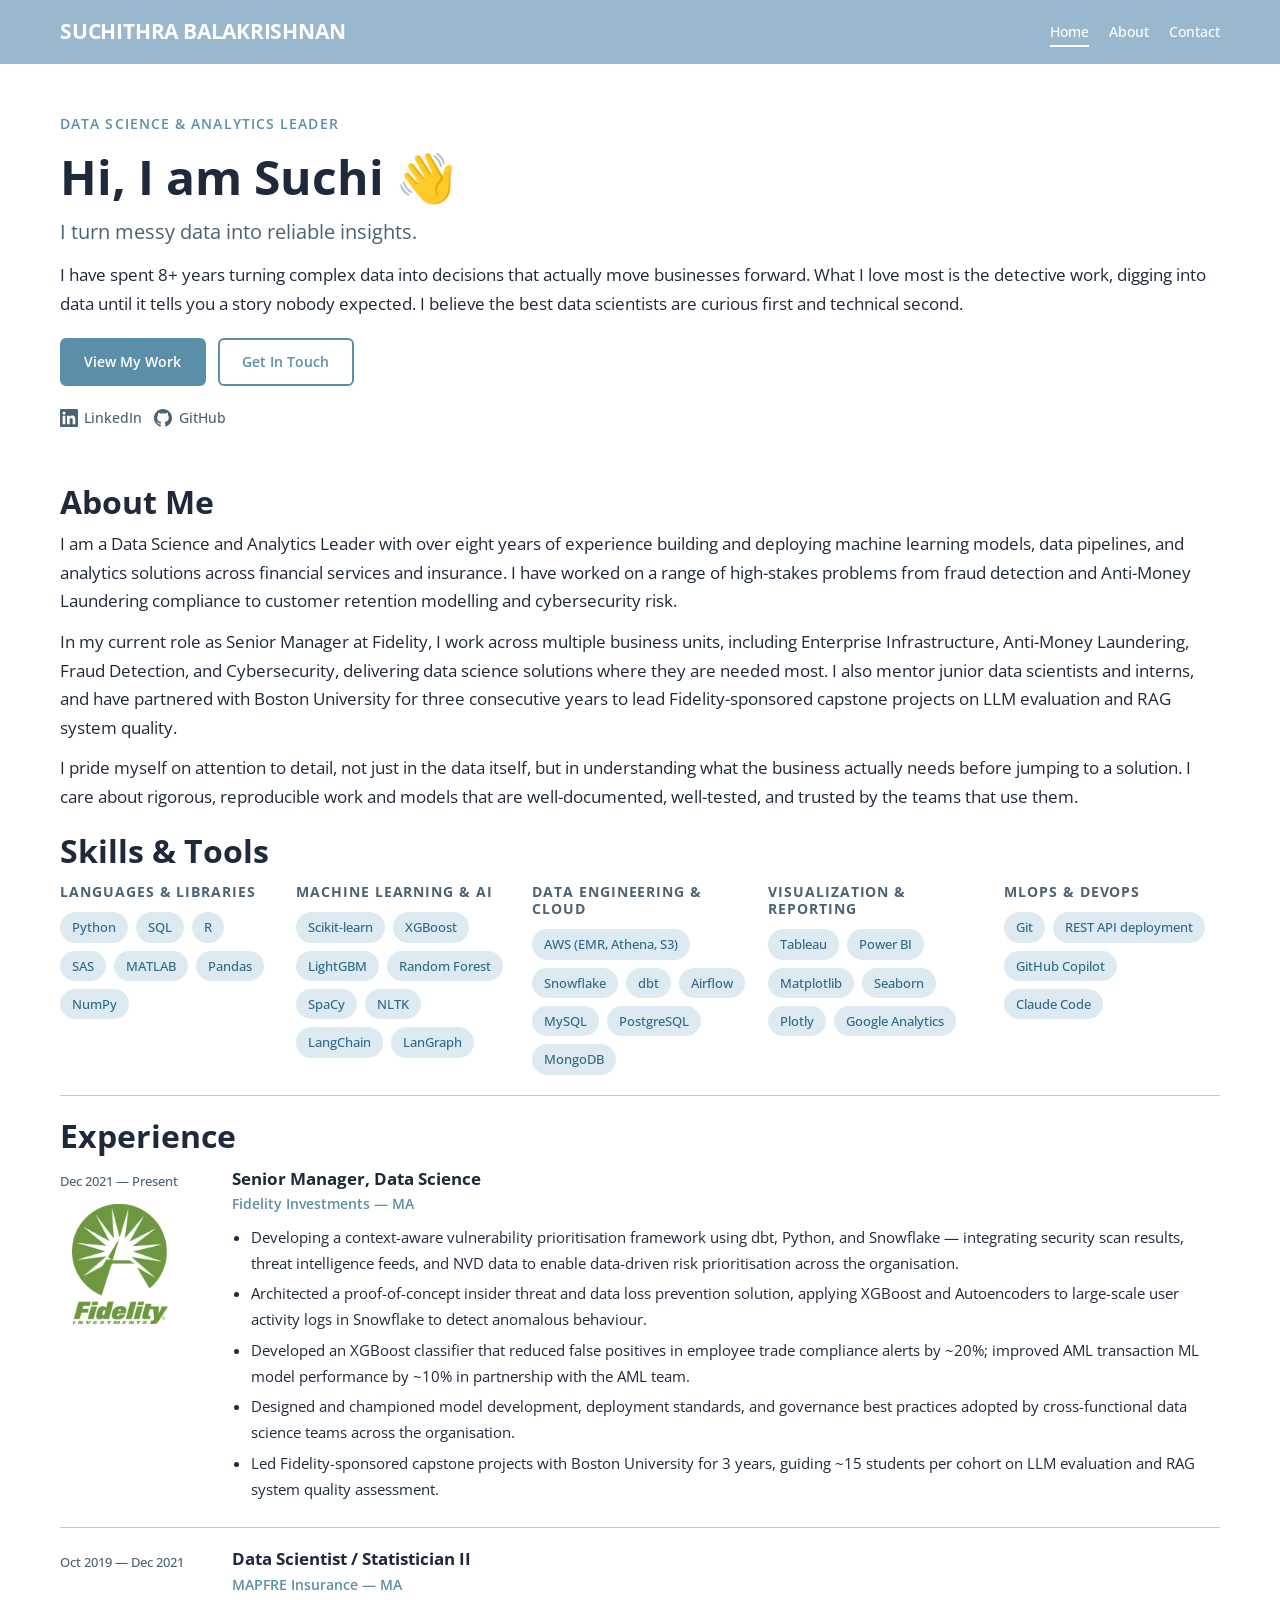
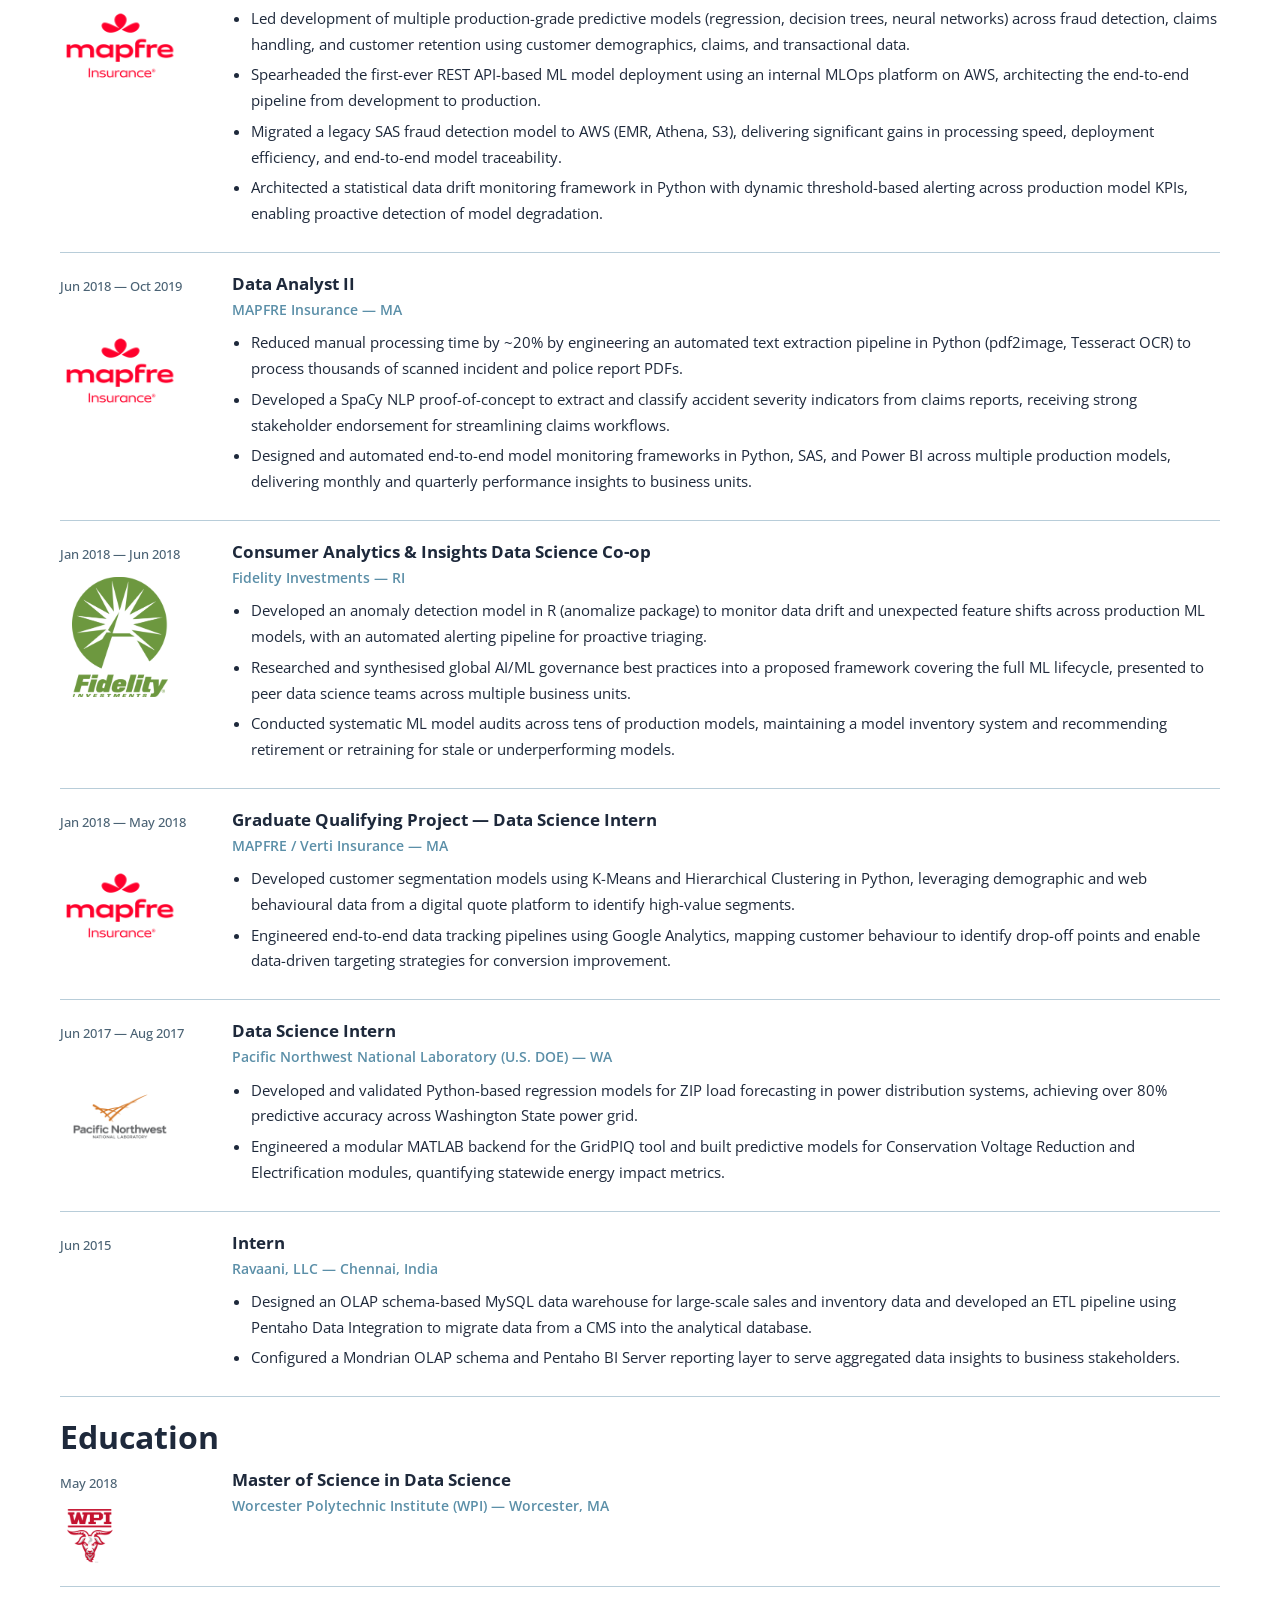
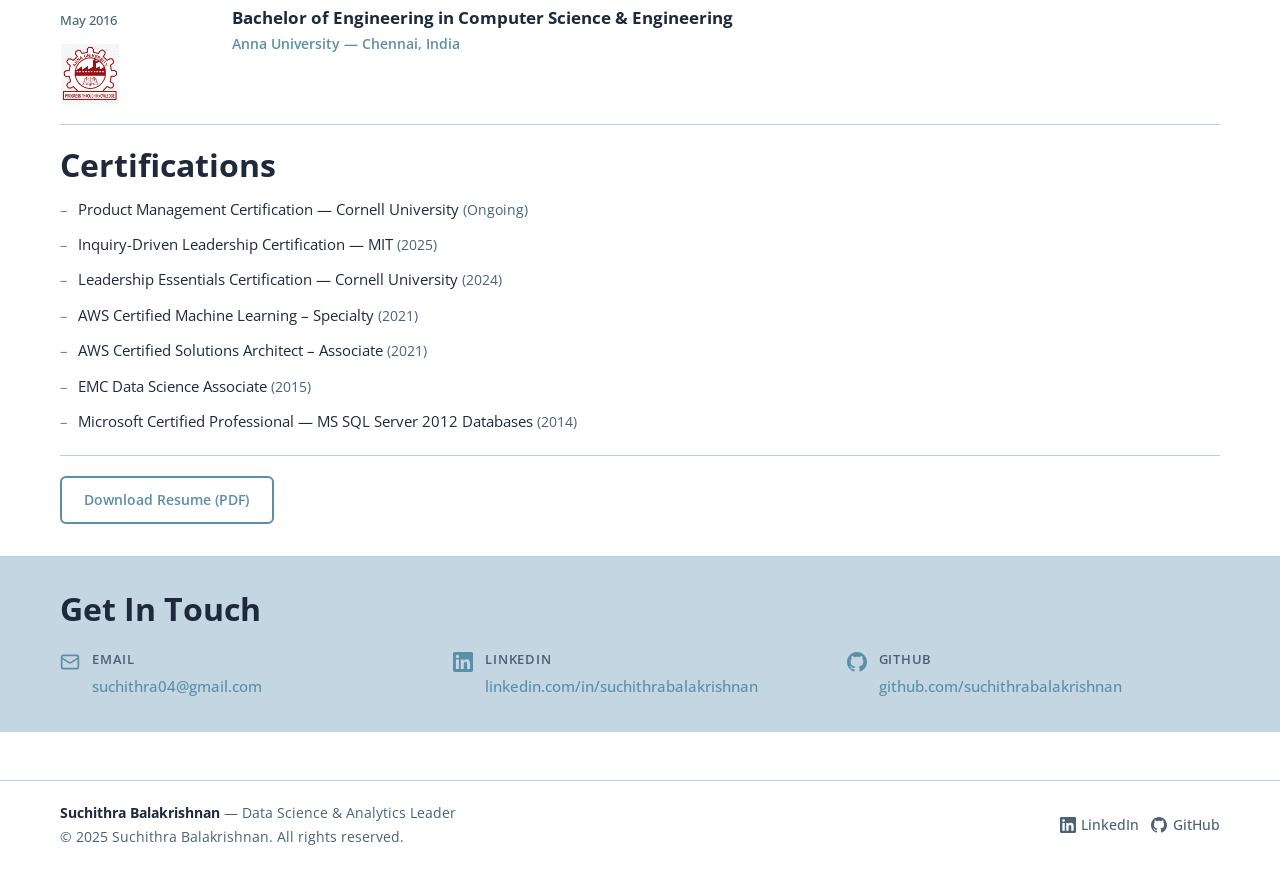
<file: index.html>
<!DOCTYPE html>
<html lang="en">
<head>
  <meta charset="UTF-8" />
  <meta name="viewport" content="width=device-width, initial-scale=1.0" />
  <title>Suchithra Balakrishnan — Data Science & Analytics Leader</title>
  <meta name="description" content="Data Science and Analytics Leader turning complex data into business decisions." />
  <link rel="preconnect" href="https://fonts.googleapis.com" />
  <link rel="preconnect" href="https://fonts.gstatic.com" crossorigin />
  <link href="https://fonts.googleapis.com/css2?family=Open+Sans:wght@400;500;600;700&display=swap" rel="stylesheet" />
  <link rel="stylesheet" href="css/style.css" />
</head>
<body class="page-body">

  <!-- ===================== NAV ===================== -->
  <nav class="nav" id="main-nav">
    <div class="nav-inner">
      <a href="index.html" class="nav-logo">Suchithra Balakrishnan</a>
      <button class="nav-toggle" aria-label="Toggle navigation" onclick="toggleNav()">
        <span></span><span></span><span></span>
      </button>
      <ul class="nav-links">
        <li><a href="#" class="active">Home</a></li>
        <li><a href="#experience">About</a></li>
        <li><a href="#contact">Contact</a></li>
      </ul>
    </div>
  </nav>

  <main>

    <!-- ===================== HERO ===================== -->
    <section class="hero">
      <div class="container">
        <div class="hero-content">
          <p class="hero-eyebrow">Data Science & Analytics Leader</p>
          <h1>Hi, I am Suchi <span class="wave">👋</span></h1>
          <p class="hero-tagline">I turn messy data into reliable insights.</p>
          <p class="hero-intro">
            I have spent 8+ years turning complex data into decisions that actually move businesses forward. What I love most is the detective work, digging into data until it tells you a story nobody expected. I believe the best data scientists are curious first and technical second.
          </p>

          <div class="hero-actions">
            <a href="#experience" class="btn btn-primary">View My Work</a>
            <a href="#contact" class="btn btn-outline">Get In Touch</a>
          </div>

          <div class="hero-social">
            <!-- LinkedIn -->
            <a href="https://linkedin.com/in/suchithrabalakrishnan" target="_blank" rel="noopener noreferrer">
              <svg xmlns="http://www.w3.org/2000/svg" width="18" height="18" viewBox="0 0 24 24" fill="currentColor" aria-hidden="true">
                <path d="M20.447 20.452h-3.554v-5.569c0-1.328-.027-3.037-1.852-3.037-1.853 0-2.136 1.445-2.136 2.939v5.667H9.351V9h3.414v1.561h.046c.477-.9 1.637-1.85 3.37-1.85 3.601 0 4.267 2.37 4.267 5.455v6.286zM5.337 7.433a2.062 2.062 0 0 1-2.063-2.065 2.064 2.064 0 1 1 2.063 2.065zm1.782 13.019H3.555V9h3.564v11.452zM22.225 0H1.771C.792 0 0 .774 0 1.729v20.542C0 23.227.792 24 1.771 24h20.451C23.2 24 24 23.227 24 22.271V1.729C24 .774 23.2 0 22.222 0h.003z"/>
              </svg>
              LinkedIn
            </a>
            <!-- GitHub -->
            <a href="https://github.com/suchithrabalakrishnan" target="_blank" rel="noopener noreferrer">
              <svg xmlns="http://www.w3.org/2000/svg" width="18" height="18" viewBox="0 0 24 24" fill="currentColor" aria-hidden="true">
                <path d="M12 0C5.374 0 0 5.373 0 12c0 5.302 3.438 9.8 8.207 11.387.599.111.793-.261.793-.577v-2.234c-3.338.726-4.033-1.416-4.033-1.416-.546-1.387-1.333-1.756-1.333-1.756-1.089-.745.083-.729.083-.729 1.205.084 1.839 1.237 1.839 1.237 1.07 1.834 2.807 1.304 3.492.997.107-.775.418-1.305.762-1.604-2.665-.305-5.467-1.334-5.467-5.931 0-1.311.469-2.381 1.236-3.221-.124-.303-.535-1.524.117-3.176 0 0 1.008-.322 3.301 1.23A11.509 11.509 0 0 1 12 5.803c1.02.005 2.047.138 3.006.404 2.291-1.552 3.297-1.23 3.297-1.23.653 1.653.242 2.874.118 3.176.77.84 1.235 1.911 1.235 3.221 0 4.609-2.807 5.624-5.479 5.921.43.372.823 1.102.823 2.222v3.293c0 .319.192.694.801.576C20.566 21.797 24 17.3 24 12c0-6.627-5.373-12-12-12z"/>
              </svg>
              GitHub
            </a>
          </div>
        </div>

        <!-- Headshot placeholder — uncomment and update src when ready
        <div class="hero-image">
          <img src="assets/images/headshot.jpg" alt="Suchithra Balakrishnan" width="280" height="280" />
        </div>
        -->
      </div>
    </section>

    <!-- ===================== ABOUT ===================== -->
    <section class="section" id="about">
      <div class="container">

        <h2>About Me</h2>

        <div class="about-bio">
          <p>
            I am a Data Science and Analytics Leader with over eight years of experience building and deploying
            machine learning models, data pipelines, and analytics solutions across financial services and insurance. I have worked on a range of
            high-stakes problems from fraud detection and Anti-Money Laundering compliance to customer
            retention modelling and cybersecurity risk.
          </p>
          <p>
            In my current role as Senior Manager at Fidelity, I work across multiple business units,
            including Enterprise Infrastructure, Anti-Money Laundering, Fraud Detection, and Cybersecurity,
            delivering data science solutions where they are needed most. I also mentor junior data scientists
            and interns, and have partnered with Boston University for three consecutive years to lead
            Fidelity-sponsored capstone projects on LLM evaluation and RAG system quality.
          </p>
          <p>
            I pride myself on attention to detail, not just in the data itself, but in understanding what
            the business actually needs before jumping to a solution. I care about rigorous, reproducible
            work and models that are well-documented, well-tested, and trusted by the teams that use them.
          </p>
        </div>

        <!-- Skills -->
        <h2>Skills &amp; Tools</h2>
        <div class="skills-grid">

          <div class="skills-group">
            <h3>Languages &amp; Libraries</h3>
            <div class="tag-list">
              <span class="tag">Python</span>
              <span class="tag">SQL</span>
              <span class="tag">R</span>
              <span class="tag">SAS</span>
              <span class="tag">MATLAB</span>
              <span class="tag">Pandas</span>
              <span class="tag">NumPy</span>
            </div>
          </div>

          <div class="skills-group">
            <h3>Machine Learning &amp; AI</h3>
            <div class="tag-list">
              <span class="tag">Scikit-learn</span>
              <span class="tag">XGBoost</span>
              <span class="tag">LightGBM</span>
              <span class="tag">Random Forest</span>
              <span class="tag">SpaCy</span>
              <span class="tag">NLTK</span>
              <span class="tag">LangChain</span>
              <span class="tag">LanGraph</span>
            </div>
          </div>

          <div class="skills-group">
            <h3>Data Engineering &amp; Cloud</h3>
            <div class="tag-list">
              <span class="tag">AWS (EMR, Athena, S3)</span>
              <span class="tag">Snowflake</span>
              <span class="tag">dbt</span>
              <span class="tag">Airflow</span>
              <span class="tag">MySQL</span>
              <span class="tag">PostgreSQL</span>
              <span class="tag">MongoDB</span>
            </div>
          </div>

          <div class="skills-group">
            <h3>Visualization &amp; Reporting</h3>
            <div class="tag-list">
              <span class="tag">Tableau</span>
              <span class="tag">Power BI</span>
              <span class="tag">Matplotlib</span>
              <span class="tag">Seaborn</span>
              <span class="tag">Plotly</span>
              <span class="tag">Google Analytics</span>
            </div>
          </div>

          <div class="skills-group">
            <h3>MLOps &amp; DevOps</h3>
            <div class="tag-list">
              <span class="tag">Git</span>
              <span class="tag">REST API deployment</span>
              <span class="tag">GitHub Copilot</span>
              <span class="tag">Claude Code</span>
            </div>
          </div>

        </div>

        <hr class="divider" />

        <!-- Experience -->
        <h2 id="experience">Experience</h2>
        <div class="experience-list">

          <!-- Fidelity — Senior Manager -->
          <div class="experience-item">
            <div class="experience-meta">
              <p class="experience-dates">Dec 2021 — Present</p>
              <img class="company-logo" src="assets/images/logos/fidelity.png" alt="Fidelity Investments" width="120" height="120" />
            </div>
            <div class="experience-body">
              <h3>Senior Manager, Data Science</h3>
              <p class="company-name"><a href="https://www.fidelity.com" target="_blank" rel="noopener noreferrer">Fidelity Investments</a> &mdash; MA</p>
              <ul>
                <li>Developing a context-aware vulnerability prioritisation framework using dbt, Python, and Snowflake — integrating security scan results, threat intelligence feeds, and NVD data to enable data-driven risk prioritisation across the organisation.</li>
                <li>Architected a proof-of-concept insider threat and data loss prevention solution, applying XGBoost and Autoencoders to large-scale user activity logs in Snowflake to detect anomalous behaviour.</li>
                <li>Developed an XGBoost classifier that reduced false positives in employee trade compliance alerts by ~20%; improved AML transaction ML model performance by ~10% in partnership with the AML team.</li>
                <li>Designed and championed model development, deployment standards, and governance best practices adopted by cross-functional data science teams across the organisation.</li>
                <li>Led Fidelity-sponsored capstone projects with Boston University for 3 years, guiding ~15 students per cohort on LLM evaluation and RAG system quality assessment.</li>
              </ul>
            </div>
          </div>

          <!-- MAPFRE — Data Scientist II -->
          <div class="experience-item">
            <div class="experience-meta">
              <p class="experience-dates">Oct 2019 — Dec 2021</p>
              <img class="company-logo" src="assets/images/logos/mapfre.png" alt="MAPFRE Insurance" width="120" height="120" />
            </div>
            <div class="experience-body">
              <h3>Data Scientist / Statistician II</h3>
              <p class="company-name"><a href="https://www.mapfreinsurance.com" target="_blank" rel="noopener noreferrer">MAPFRE Insurance</a> &mdash; MA</p>
              <ul>
                <li>Led development of multiple production-grade predictive models (regression, decision trees, neural networks) across fraud detection, claims handling, and customer retention using customer demographics, claims, and transactional data.</li>
                <li>Spearheaded the first-ever REST API-based ML model deployment using an internal MLOps platform on AWS, architecting the end-to-end pipeline from development to production.</li>
                <li>Migrated a legacy SAS fraud detection model to AWS (EMR, Athena, S3), delivering significant gains in processing speed, deployment efficiency, and end-to-end model traceability.</li>
                <li>Architected a statistical data drift monitoring framework in Python with dynamic threshold-based alerting across production model KPIs, enabling proactive detection of model degradation.</li>
              </ul>
            </div>
          </div>

          <!-- MAPFRE — Data Analyst II -->
          <div class="experience-item">
            <div class="experience-meta">
              <p class="experience-dates">Jun 2018 — Oct 2019</p>
              <img class="company-logo" src="assets/images/logos/mapfre.png" alt="MAPFRE Insurance" width="120" height="120" />
            </div>
            <div class="experience-body">
              <h3>Data Analyst II</h3>
              <p class="company-name"><a href="https://www.mapfreinsurance.com" target="_blank" rel="noopener noreferrer">MAPFRE Insurance</a> &mdash; MA</p>
              <ul>
                <li>Reduced manual processing time by ~20% by engineering an automated text extraction pipeline in Python (pdf2image, Tesseract OCR) to process thousands of scanned incident and police report PDFs.</li>
                <li>Developed a SpaCy NLP proof-of-concept to extract and classify accident severity indicators from claims reports, receiving strong stakeholder endorsement for streamlining claims workflows.</li>
                <li>Designed and automated end-to-end model monitoring frameworks in Python, SAS, and Power BI across multiple production models, delivering monthly and quarterly performance insights to business units.</li>
              </ul>
            </div>
          </div>

          <!-- Fidelity — Co-op -->
          <div class="experience-item">
            <div class="experience-meta">
              <p class="experience-dates">Jan 2018 — Jun 2018</p>
              <img class="company-logo" src="assets/images/logos/fidelity.png" alt="Fidelity Investments" width="120" height="120" />
            </div>
            <div class="experience-body">
              <h3>Consumer Analytics &amp; Insights Data Science Co-op</h3>
              <p class="company-name"><a href="https://www.fidelity.com" target="_blank" rel="noopener noreferrer">Fidelity Investments</a> &mdash; RI</p>
              <ul>
                <li>Developed an anomaly detection model in R (anomalize package) to monitor data drift and unexpected feature shifts across production ML models, with an automated alerting pipeline for proactive triaging.</li>
                <li>Researched and synthesised global AI/ML governance best practices into a proposed framework covering the full ML lifecycle, presented to peer data science teams across multiple business units.</li>
                <li>Conducted systematic ML model audits across tens of production models, maintaining a model inventory system and recommending retirement or retraining for stale or underperforming models.</li>
              </ul>
            </div>
          </div>

          <!-- MAPFRE/Verti — GQP Intern -->
          <div class="experience-item">
            <div class="experience-meta">
              <p class="experience-dates">Jan 2018 — May 2018</p>
              <img class="company-logo" src="assets/images/logos/mapfre.png" alt="MAPFRE" width="120" height="120" />
            </div>
            <div class="experience-body">
              <h3>Graduate Qualifying Project — Data Science Intern</h3>
              <p class="company-name"><a href="https://www.mapfre.com" target="_blank" rel="noopener noreferrer">MAPFRE</a> / <a href="https://coverager.com/verti-insurance-no-longer-offers-car-insurance-in-the-us/" target="_blank" rel="noopener noreferrer">Verti Insurance</a> &mdash; MA</p>
              <ul>
                <li>Developed customer segmentation models using K-Means and Hierarchical Clustering in Python, leveraging demographic and web behavioural data from a digital quote platform to identify high-value segments.</li>
                <li>Engineered end-to-end data tracking pipelines using Google Analytics, mapping customer behaviour to identify drop-off points and enable data-driven targeting strategies for conversion improvement.</li>
              </ul>
            </div>
          </div>

          <!-- PNNL — Intern -->
          <div class="experience-item">
            <div class="experience-meta">
              <p class="experience-dates">Jun 2017 — Aug 2017</p>
              <img class="company-logo" src="assets/images/logos/pnnl.png" alt="Pacific Northwest National Laboratory" width="120" height="120" />
            </div>
            <div class="experience-body">
              <h3>Data Science Intern</h3>
              <p class="company-name"><a href="https://www.pnnl.gov" target="_blank" rel="noopener noreferrer">Pacific Northwest National Laboratory (U.S. DOE)</a> &mdash; WA</p>
              <ul>
                <li>Developed and validated Python-based regression models for ZIP load forecasting in power distribution systems, achieving over 80% predictive accuracy across Washington State power grid.</li>
                <li>Engineered a modular MATLAB backend for the GridPIQ tool and built predictive models for Conservation Voltage Reduction and Electrification modules, quantifying statewide energy impact metrics.</li>
              </ul>
            </div>
          </div>

          <!-- Ravaani -->
          <div class="experience-item">
            <div class="experience-meta">
              <p class="experience-dates">Jun 2015</p>
            </div>
            <div class="experience-body">
              <h3>Intern</h3>
              <p class="company-name"><a href="https://ravaani.com/" target="_blank" rel="noopener noreferrer">Ravaani, LLC</a> &mdash; Chennai, India</p>
              <ul>
                <li>Designed an OLAP schema-based MySQL data warehouse for large-scale sales and inventory data and developed an ETL pipeline using Pentaho Data Integration to migrate data from a CMS into the analytical database.</li>
                <li>Configured a Mondrian OLAP schema and Pentaho BI Server reporting layer to serve aggregated data insights to business stakeholders.</li>
              </ul>
            </div>
          </div>

        </div>

        <hr class="divider" />

        <!-- Education -->
        <h2>Education</h2>
        <div class="experience-list">

          <div class="experience-item">
            <div class="experience-meta">
              <p class="experience-dates">May 2018</p>
              <img class="company-logo edu-logo" src="assets/images/logos/wpi.png" alt="Worcester Polytechnic Institute" width="100" height="100" />
            </div>
            <div class="experience-body">
              <h3>Master of Science in Data Science</h3>
              <p class="company-name">Worcester Polytechnic Institute (WPI) &mdash; Worcester, MA</p>
            </div>
          </div>

          <div class="experience-item">
            <div class="experience-meta">
              <p class="experience-dates">May 2016</p>
              <img class="company-logo edu-logo" src="assets/images/logos/annauniversity.png" alt="Anna University" width="100" height="100" />
            </div>
            <div class="experience-body">
              <h3>Bachelor of Engineering in Computer Science &amp; Engineering</h3>
              <p class="company-name">Anna University &mdash; Chennai, India</p>
            </div>
          </div>

        </div>

        <hr class="divider" />

        <!-- Certifications -->
        <h2>Certifications</h2>
        <ul class="cert-list">
          <li>Product Management Certification &mdash; Cornell University <span class="cert-year">(Ongoing)</span></li>
          <li>Inquiry-Driven Leadership Certification &mdash; MIT <span class="cert-year">(2025)</span></li>
          <li>Leadership Essentials Certification &mdash; Cornell University <span class="cert-year">(2024)</span></li>
          <li>AWS Certified Machine Learning &ndash; Specialty <span class="cert-year">(2021)</span></li>
          <li>AWS Certified Solutions Architect &ndash; Associate <span class="cert-year">(2021)</span></li>
          <li>EMC Data Science Associate <span class="cert-year">(2015)</span></li>
          <li>Microsoft Certified Professional &mdash; MS SQL Server 2012 Databases <span class="cert-year">(2014)</span></li>
        </ul>

        <!-- Resume -->
        <div class="resume-link">
          <a href="resume/SUCHITHRA_2026_G.pdf" class="btn btn-outline" target="_blank" rel="noopener noreferrer">
            Download Resume (PDF)
          </a>
        </div>

      </div>
    </section>

    <!-- ===================== CONTACT ===================== -->
    <section class="contact-section" id="contact">
      <div class="container">
        <div class="section-heading">
          <h2>Get In Touch</h2>
        </div>

        <div class="contact-grid">
          <!-- Email -->
          <div class="contact-item">
            <svg xmlns="http://www.w3.org/2000/svg" width="20" height="20" viewBox="0 0 24 24" fill="none" stroke="currentColor" stroke-width="2" stroke-linecap="round" stroke-linejoin="round" aria-hidden="true">
              <rect width="20" height="16" x="2" y="4" rx="2"/><path d="m22 7-8.97 5.7a1.94 1.94 0 0 1-2.06 0L2 7"/>
            </svg>
            <div>
              <p class="contact-item-label">Email</p>
              <a href="mailto:suchithra04@gmail.com">suchithra04@gmail.com</a>
            </div>
          </div>

          <!-- LinkedIn -->
          <div class="contact-item">
            <svg xmlns="http://www.w3.org/2000/svg" width="20" height="20" viewBox="0 0 24 24" fill="currentColor" aria-hidden="true">
              <path d="M20.447 20.452h-3.554v-5.569c0-1.328-.027-3.037-1.852-3.037-1.853 0-2.136 1.445-2.136 2.939v5.667H9.351V9h3.414v1.561h.046c.477-.9 1.637-1.85 3.37-1.85 3.601 0 4.267 2.37 4.267 5.455v6.286zM5.337 7.433a2.062 2.062 0 0 1-2.063-2.065 2.064 2.064 0 1 1 2.063 2.065zm1.782 13.019H3.555V9h3.564v11.452zM22.225 0H1.771C.792 0 0 .774 0 1.729v20.542C0 23.227.792 24 1.771 24h20.451C23.2 24 24 23.227 24 22.271V1.729C24 .774 23.2 0 22.222 0h.003z"/>
            </svg>
            <div>
              <p class="contact-item-label">LinkedIn</p>
              <a href="https://linkedin.com/in/suchithrabalakrishnan" target="_blank" rel="noopener noreferrer">linkedin.com/in/suchithrabalakrishnan</a>
            </div>
          </div>

          <!-- GitHub -->
          <div class="contact-item">
            <svg xmlns="http://www.w3.org/2000/svg" width="20" height="20" viewBox="0 0 24 24" fill="currentColor" aria-hidden="true">
              <path d="M12 0C5.374 0 0 5.373 0 12c0 5.302 3.438 9.8 8.207 11.387.599.111.793-.261.793-.577v-2.234c-3.338.726-4.033-1.416-4.033-1.416-.546-1.387-1.333-1.756-1.333-1.756-1.089-.745.083-.729.083-.729 1.205.084 1.839 1.237 1.839 1.237 1.07 1.834 2.807 1.304 3.492.997.107-.775.418-1.305.762-1.604-2.665-.305-5.467-1.334-5.467-5.931 0-1.311.469-2.381 1.236-3.221-.124-.303-.535-1.524.117-3.176 0 0 1.008-.322 3.301 1.23A11.509 11.509 0 0 1 12 5.803c1.02.005 2.047.138 3.006.404 2.291-1.552 3.297-1.23 3.297-1.23.653 1.653.242 2.874.118 3.176.77.84 1.235 1.911 1.235 3.221 0 4.609-2.807 5.624-5.479 5.921.43.372.823 1.102.823 2.222v3.293c0 .319.192.694.801.576C20.566 21.797 24 17.3 24 12c0-6.627-5.373-12-12-12z"/>
            </svg>
            <div>
              <p class="contact-item-label">GitHub</p>
              <a href="https://github.com/suchithrabalakrishnan" target="_blank" rel="noopener noreferrer">github.com/suchithrabalakrishnan</a>
            </div>
          </div>
        </div>
      </div>
    </section>

  </main>

  <!-- ===================== FOOTER ===================== -->
  <footer class="footer">
    <div class="footer-inner">
      <div class="footer-left">
        <strong>Suchithra Balakrishnan</strong> &mdash; Data Science &amp; Analytics Leader<br />
        &copy; 2025 Suchithra Balakrishnan. All rights reserved.
      </div>
      <div class="footer-right">
        <a href="https://linkedin.com/in/suchithrabalakrishnan" target="_blank" rel="noopener noreferrer">
          <svg xmlns="http://www.w3.org/2000/svg" width="16" height="16" viewBox="0 0 24 24" fill="currentColor" aria-hidden="true">
            <path d="M20.447 20.452h-3.554v-5.569c0-1.328-.027-3.037-1.852-3.037-1.853 0-2.136 1.445-2.136 2.939v5.667H9.351V9h3.414v1.561h.046c.477-.9 1.637-1.85 3.37-1.85 3.601 0 4.267 2.37 4.267 5.455v6.286zM5.337 7.433a2.062 2.062 0 0 1-2.063-2.065 2.064 2.064 0 1 1 2.063 2.065zm1.782 13.019H3.555V9h3.564v11.452zM22.225 0H1.771C.792 0 0 .774 0 1.729v20.542C0 23.227.792 24 1.771 24h20.451C23.2 24 24 23.227 24 22.271V1.729C24 .774 23.2 0 22.222 0h.003z"/>
          </svg>
          LinkedIn
        </a>
        <a href="https://github.com/suchithrabalakrishnan" target="_blank" rel="noopener noreferrer">
          <svg xmlns="http://www.w3.org/2000/svg" width="16" height="16" viewBox="0 0 24 24" fill="currentColor" aria-hidden="true">
            <path d="M12 0C5.374 0 0 5.373 0 12c0 5.302 3.438 9.8 8.207 11.387.599.111.793-.261.793-.577v-2.234c-3.338.726-4.033-1.416-4.033-1.416-.546-1.387-1.333-1.756-1.333-1.756-1.089-.745.083-.729.083-.729 1.205.084 1.839 1.237 1.839 1.237 1.07 1.834 2.807 1.304 3.492.997.107-.775.418-1.305.762-1.604-2.665-.305-5.467-1.334-5.467-5.931 0-1.311.469-2.381 1.236-3.221-.124-.303-.535-1.524.117-3.176 0 0 1.008-.322 3.301 1.23A11.509 11.509 0 0 1 12 5.803c1.02.005 2.047.138 3.006.404 2.291-1.552 3.297-1.23 3.297-1.23.653 1.653.242 2.874.118 3.176.77.84 1.235 1.911 1.235 3.221 0 4.609-2.807 5.624-5.479 5.921.43.372.823 1.102.823 2.222v3.293c0 .319.192.694.801.576C20.566 21.797 24 17.3 24 12c0-6.627-5.373-12-12-12z"/>
          </svg>
          GitHub
        </a>
      </div>
    </div>
  </footer>

  <script>
    function toggleNav() {
      document.getElementById('main-nav').classList.toggle('nav-open');
    }

    // Update active nav link based on scroll position
    const navLinks = document.querySelectorAll('.nav-links a');
    const sections = [
      { id: null, link: navLinks[0] },           // Home = top
      { id: 'experience', link: navLinks[1] },   // About
      { id: 'contact', link: navLinks[2] },      // Contact
    ];

    function updateActiveNav() {
      const scrollY = window.scrollY + 100;
      let current = sections[0];
      for (const s of sections) {
        if (!s.id) continue;
        const el = document.getElementById(s.id);
        if (el && el.offsetTop <= scrollY) current = s;
      }
      navLinks.forEach(a => a.classList.remove('active'));
      current.link.classList.add('active');
    }

    window.addEventListener('scroll', updateActiveNav, { passive: true });
    updateActiveNav();
  </script>
</body>
</html>
</file>
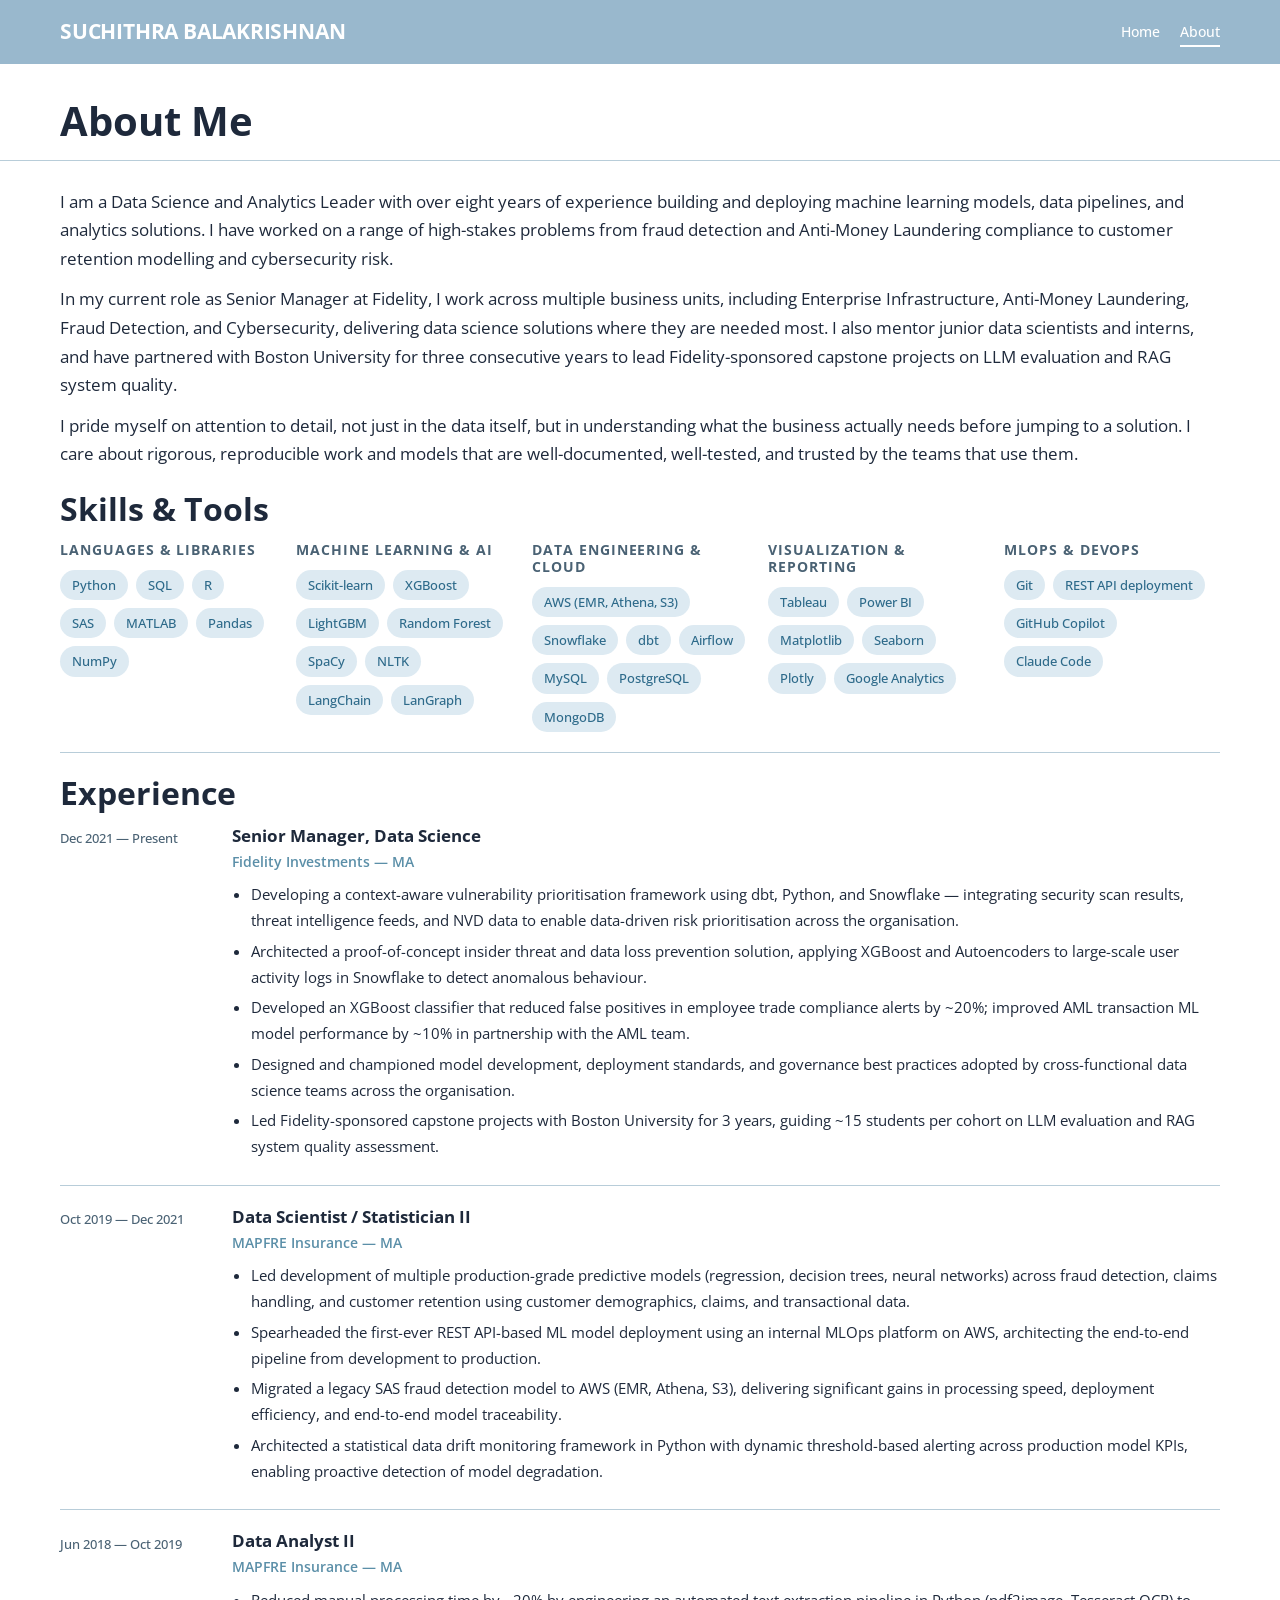
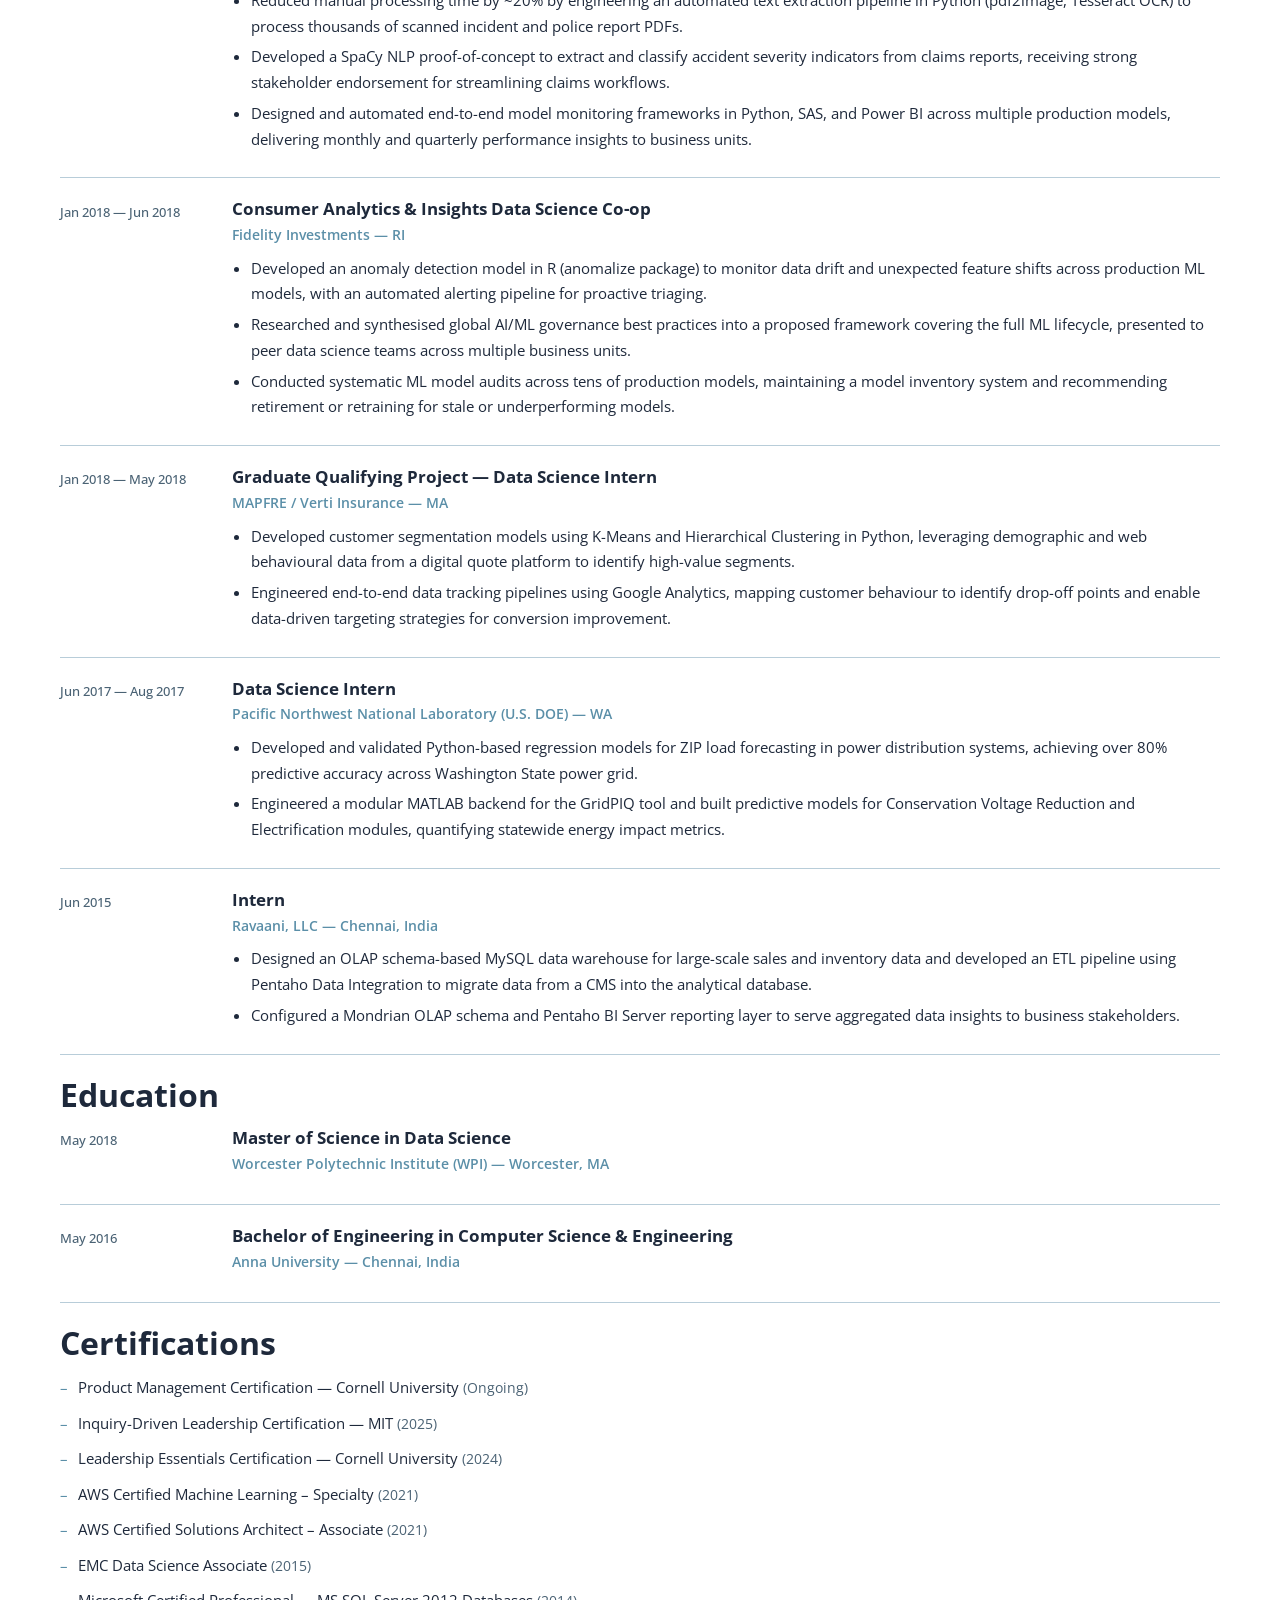
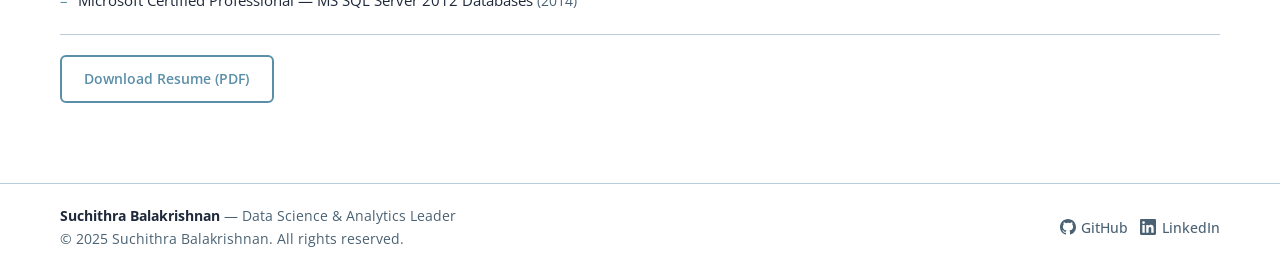
<file: about.html>
<!DOCTYPE html>
<html lang="en">
<head>
  <meta charset="UTF-8" />
  <meta name="viewport" content="width=device-width, initial-scale=1.0" />
  <title>About — Suchithra Balakrishnan</title>
  <meta name="description" content="About Suchithra Balakrishnan — Data Science and Analytics Leader with 8+ years in financial services." />
  <link rel="preconnect" href="https://fonts.googleapis.com" />
  <link rel="preconnect" href="https://fonts.gstatic.com" crossorigin />
  <link href="https://fonts.googleapis.com/css2?family=Open+Sans:wght@400;500;600;700&display=swap" rel="stylesheet" />
  <link rel="stylesheet" href="css/style.css" />
</head>
<body class="page-body">

  <!-- ===================== NAV ===================== -->
  <nav class="nav" id="main-nav">
    <div class="nav-inner">
      <a href="index.html" class="nav-logo">Suchithra Balakrishnan</a>
      <button class="nav-toggle" aria-label="Toggle navigation" onclick="toggleNav()">
        <span></span><span></span><span></span>
      </button>
      <ul class="nav-links">
        <li><a href="index.html">Home</a></li>
        <li><a href="about.html" class="active">About</a></li>
      </ul>
    </div>
  </nav>

  <main>

    <!-- ===================== PAGE HERO ===================== -->
    <div class="page-hero">
      <div class="container">
        <h1>About Me</h1>
      </div>
    </div>

    <section class="section">
      <div class="container">

        <!-- ===================== BIO ===================== -->
        <div class="about-bio">
          <p>
            I am a Data Science and Analytics Leader with over eight years of experience building and deploying
            machine learning models, data pipelines, and analytics solutions. I have worked on a range of
            high-stakes problems from fraud detection and Anti-Money Laundering compliance to customer
            retention modelling and cybersecurity risk.
          </p>
          <p>
            In my current role as Senior Manager at Fidelity, I work across multiple business units,
            including Enterprise Infrastructure, Anti-Money Laundering, Fraud Detection, and Cybersecurity,
            delivering data science solutions where they are needed most. I also mentor junior data scientists
            and interns, and have partnered with Boston University for three consecutive years to lead
            Fidelity-sponsored capstone projects on LLM evaluation and RAG system quality.
          </p>
          <p>
            I pride myself on attention to detail, not just in the data itself, but in understanding what
            the business actually needs before jumping to a solution. I care about rigorous, reproducible
            work and models that are well-documented, well-tested, and trusted by the teams that use them.
          </p>
        </div>

        <!-- ===================== SKILLS ===================== -->
        <h2>Skills &amp; Tools</h2>
        <div class="skills-grid">

          <div class="skills-group">
            <h3>Languages &amp; Libraries</h3>
            <div class="tag-list">
              <span class="tag">Python</span>
              <span class="tag">SQL</span>
              <span class="tag">R</span>
              <span class="tag">SAS</span>
              <span class="tag">MATLAB</span>
              <span class="tag">Pandas</span>
              <span class="tag">NumPy</span>
            </div>
          </div>

          <div class="skills-group">
            <h3>Machine Learning &amp; AI</h3>
            <div class="tag-list">
              <span class="tag">Scikit-learn</span>
              <span class="tag">XGBoost</span>
              <span class="tag">LightGBM</span>
              <span class="tag">Random Forest</span>
<span class="tag">SpaCy</span>
              <span class="tag">NLTK</span>
              <span class="tag">LangChain</span>
              <span class="tag">LanGraph</span>
            </div>
          </div>

          <div class="skills-group">
            <h3>Data Engineering &amp; Cloud</h3>
            <div class="tag-list">
              <span class="tag">AWS (EMR, Athena, S3)</span>
              <span class="tag">Snowflake</span>
              <span class="tag">dbt</span>
              <span class="tag">Airflow</span>
              <span class="tag">MySQL</span>
              <span class="tag">PostgreSQL</span>
              <span class="tag">MongoDB</span>
            </div>
          </div>

          <div class="skills-group">
            <h3>Visualization &amp; Reporting</h3>
            <div class="tag-list">
              <span class="tag">Tableau</span>
              <span class="tag">Power BI</span>
              <span class="tag">Matplotlib</span>
              <span class="tag">Seaborn</span>
              <span class="tag">Plotly</span>
              <span class="tag">Google Analytics</span>
            </div>
          </div>

          <div class="skills-group">
            <h3>MLOps &amp; DevOps</h3>
            <div class="tag-list">
              <span class="tag">Git</span>
              <span class="tag">REST API deployment</span>
              <span class="tag">GitHub Copilot</span>
              <span class="tag">Claude Code</span>
            </div>
          </div>

        </div>

        <hr class="divider" />

        <!-- ===================== EXPERIENCE ===================== -->
        <h2>Experience</h2>
        <div class="experience-list">

          <!-- Fidelity — Senior Manager -->
          <div class="experience-item">
            <div class="experience-meta">
              <p class="experience-dates">Dec 2021 — Present</p>
            </div>
            <div class="experience-body">
              <h3>Senior Manager, Data Science</h3>
              <p class="company-name">Fidelity Investments &mdash; MA</p>
              <ul>
                <li>Developing a context-aware vulnerability prioritisation framework using dbt, Python, and Snowflake — integrating security scan results, threat intelligence feeds, and NVD data to enable data-driven risk prioritisation across the organisation.</li>
                <li>Architected a proof-of-concept insider threat and data loss prevention solution, applying XGBoost and Autoencoders to large-scale user activity logs in Snowflake to detect anomalous behaviour.</li>
                <li>Developed an XGBoost classifier that reduced false positives in employee trade compliance alerts by ~20%; improved AML transaction ML model performance by ~10% in partnership with the AML team.</li>
                <li>Designed and championed model development, deployment standards, and governance best practices adopted by cross-functional data science teams across the organisation.</li>
                <li>Led Fidelity-sponsored capstone projects with Boston University for 3 years, guiding ~15 students per cohort on LLM evaluation and RAG system quality assessment.</li>
              </ul>
            </div>
          </div>

          <!-- MAPFRE — Data Scientist II -->
          <div class="experience-item">
            <div class="experience-meta">
              <p class="experience-dates">Oct 2019 — Dec 2021</p>
            </div>
            <div class="experience-body">
              <h3>Data Scientist / Statistician II</h3>
              <p class="company-name">MAPFRE Insurance &mdash; MA</p>
              <ul>
                <li>Led development of multiple production-grade predictive models (regression, decision trees, neural networks) across fraud detection, claims handling, and customer retention using customer demographics, claims, and transactional data.</li>
                <li>Spearheaded the first-ever REST API-based ML model deployment using an internal MLOps platform on AWS, architecting the end-to-end pipeline from development to production.</li>
                <li>Migrated a legacy SAS fraud detection model to AWS (EMR, Athena, S3), delivering significant gains in processing speed, deployment efficiency, and end-to-end model traceability.</li>
                <li>Architected a statistical data drift monitoring framework in Python with dynamic threshold-based alerting across production model KPIs, enabling proactive detection of model degradation.</li>
              </ul>
            </div>
          </div>

          <!-- MAPFRE — Data Analyst II -->
          <div class="experience-item">
            <div class="experience-meta">
              <p class="experience-dates">Jun 2018 — Oct 2019</p>
            </div>
            <div class="experience-body">
              <h3>Data Analyst II</h3>
              <p class="company-name">MAPFRE Insurance &mdash; MA</p>
              <ul>
                <li>Reduced manual processing time by ~20% by engineering an automated text extraction pipeline in Python (pdf2image, Tesseract OCR) to process thousands of scanned incident and police report PDFs.</li>
                <li>Developed a SpaCy NLP proof-of-concept to extract and classify accident severity indicators from claims reports, receiving strong stakeholder endorsement for streamlining claims workflows.</li>
                <li>Designed and automated end-to-end model monitoring frameworks in Python, SAS, and Power BI across multiple production models, delivering monthly and quarterly performance insights to business units.</li>
              </ul>
            </div>
          </div>

          <!-- Fidelity — Co-op -->
          <div class="experience-item">
            <div class="experience-meta">
              <p class="experience-dates">Jan 2018 — Jun 2018</p>
            </div>
            <div class="experience-body">
              <h3>Consumer Analytics &amp; Insights Data Science Co-op</h3>
              <p class="company-name">Fidelity Investments &mdash; RI</p>
              <ul>
                <li>Developed an anomaly detection model in R (anomalize package) to monitor data drift and unexpected feature shifts across production ML models, with an automated alerting pipeline for proactive triaging.</li>
                <li>Researched and synthesised global AI/ML governance best practices into a proposed framework covering the full ML lifecycle, presented to peer data science teams across multiple business units.</li>
                <li>Conducted systematic ML model audits across tens of production models, maintaining a model inventory system and recommending retirement or retraining for stale or underperforming models.</li>
              </ul>
            </div>
          </div>

          <!-- MAPFRE/Verti — GQP Intern -->
          <div class="experience-item">
            <div class="experience-meta">
              <p class="experience-dates">Jan 2018 — May 2018</p>
            </div>
            <div class="experience-body">
              <h3>Graduate Qualifying Project — Data Science Intern</h3>
              <p class="company-name">MAPFRE / Verti Insurance &mdash; MA</p>
              <ul>
                <li>Developed customer segmentation models using K-Means and Hierarchical Clustering in Python, leveraging demographic and web behavioural data from a digital quote platform to identify high-value segments.</li>
                <li>Engineered end-to-end data tracking pipelines using Google Analytics, mapping customer behaviour to identify drop-off points and enable data-driven targeting strategies for conversion improvement.</li>
              </ul>
            </div>
          </div>

          <!-- PNNL — Intern -->
          <div class="experience-item">
            <div class="experience-meta">
              <p class="experience-dates">Jun 2017 — Aug 2017</p>
            </div>
            <div class="experience-body">
              <h3>Data Science Intern</h3>
              <p class="company-name">Pacific Northwest National Laboratory (U.S. DOE) &mdash; WA</p>
              <ul>
                <li>Developed and validated Python-based regression models for ZIP load forecasting in power distribution systems, achieving over 80% predictive accuracy across Washington State power grid.</li>
                <li>Engineered a modular MATLAB backend for the GridPIQ tool and built predictive models for Conservation Voltage Reduction and Electrification modules, quantifying statewide energy impact metrics.</li>
              </ul>
            </div>
          </div>

          <!-- Ravaani -->
          <div class="experience-item">
            <div class="experience-meta">
              <p class="experience-dates">Jun 2015</p>
            </div>
            <div class="experience-body">
              <h3>Intern</h3>
              <p class="company-name">Ravaani, LLC &mdash; Chennai, India</p>
              <ul>
                <li>Designed an OLAP schema-based MySQL data warehouse for large-scale sales and inventory data and developed an ETL pipeline using Pentaho Data Integration to migrate data from a CMS into the analytical database.</li>
                <li>Configured a Mondrian OLAP schema and Pentaho BI Server reporting layer to serve aggregated data insights to business stakeholders.</li>
              </ul>
            </div>
          </div>

        </div>

        <hr class="divider" />

        <!-- ===================== EDUCATION ===================== -->
        <h2>Education</h2>
        <div class="experience-list">

          <div class="experience-item">
            <div class="experience-meta">
              <p class="experience-dates">May 2018</p>
            </div>
            <div class="experience-body">
              <h3>Master of Science in Data Science</h3>
              <p class="company-name">Worcester Polytechnic Institute (WPI) &mdash; Worcester, MA</p>
            </div>
          </div>

          <div class="experience-item">
            <div class="experience-meta">
              <p class="experience-dates">May 2016</p>
            </div>
            <div class="experience-body">
              <h3>Bachelor of Engineering in Computer Science &amp; Engineering</h3>
              <p class="company-name">Anna University &mdash; Chennai, India</p>
            </div>
          </div>

        </div>

        <hr class="divider" />

        <!-- ===================== CERTIFICATIONS ===================== -->
        <h2>Certifications</h2>
        <ul class="cert-list">
          <li>Product Management Certification &mdash; Cornell University <span class="cert-year">(Ongoing)</span></li>
          <li>Inquiry-Driven Leadership Certification &mdash; MIT <span class="cert-year">(2025)</span></li>
          <li>Leadership Essentials Certification &mdash; Cornell University <span class="cert-year">(2024)</span></li>
          <li>AWS Certified Machine Learning &ndash; Specialty <span class="cert-year">(2021)</span></li>
          <li>AWS Certified Solutions Architect &ndash; Associate <span class="cert-year">(2021)</span></li>
          <li>EMC Data Science Associate <span class="cert-year">(2015)</span></li>
          <li>Microsoft Certified Professional &mdash; MS SQL Server 2012 Databases <span class="cert-year">(2014)</span></li>
        </ul>

        <!-- Resume -->
        <div class="resume-link">
          <a href="resume/SUCHITHRA_2026_G.pdf" class="btn btn-outline" target="_blank" rel="noopener noreferrer">
            Download Resume (PDF)
          </a>
        </div>

      </div>
    </section>

  </main>

  <!-- ===================== FOOTER ===================== -->
  <footer class="footer">
    <div class="footer-inner">
      <div class="footer-left">
        <strong>Suchithra Balakrishnan</strong> &mdash; Data Science &amp; Analytics Leader<br />
        &copy; 2025 Suchithra Balakrishnan. All rights reserved.
      </div>
      <div class="footer-right">
        <a href="https://github.com/suchithrabalakrishnan" target="_blank" rel="noopener noreferrer">
          <svg xmlns="http://www.w3.org/2000/svg" width="16" height="16" viewBox="0 0 24 24" fill="currentColor" aria-hidden="true">
            <path d="M12 0C5.374 0 0 5.373 0 12c0 5.302 3.438 9.8 8.207 11.387.599.111.793-.261.793-.577v-2.234c-3.338.726-4.033-1.416-4.033-1.416-.546-1.387-1.333-1.756-1.333-1.756-1.089-.745.083-.729.083-.729 1.205.084 1.839 1.237 1.839 1.237 1.07 1.834 2.807 1.304 3.492.997.107-.775.418-1.305.762-1.604-2.665-.305-5.467-1.334-5.467-5.931 0-1.311.469-2.381 1.236-3.221-.124-.303-.535-1.524.117-3.176 0 0 1.008-.322 3.301 1.23A11.509 11.509 0 0 1 12 5.803c1.02.005 2.047.138 3.006.404 2.291-1.552 3.297-1.23 3.297-1.23.653 1.653.242 2.874.118 3.176.77.84 1.235 1.911 1.235 3.221 0 4.609-2.807 5.624-5.479 5.921.43.372.823 1.102.823 2.222v3.293c0 .319.192.694.801.576C20.566 21.797 24 17.3 24 12c0-6.627-5.373-12-12-12z"/>
          </svg>
          GitHub
        </a>
        <a href="https://linkedin.com/in/suchithrabalakrishnan" target="_blank" rel="noopener noreferrer">
          <svg xmlns="http://www.w3.org/2000/svg" width="16" height="16" viewBox="0 0 24 24" fill="currentColor" aria-hidden="true">
            <path d="M20.447 20.452h-3.554v-5.569c0-1.328-.027-3.037-1.852-3.037-1.853 0-2.136 1.445-2.136 2.939v5.667H9.351V9h3.414v1.561h.046c.477-.9 1.637-1.85 3.37-1.85 3.601 0 4.267 2.37 4.267 5.455v6.286zM5.337 7.433a2.062 2.062 0 0 1-2.063-2.065 2.064 2.064 0 1 1 2.063 2.065zm1.782 13.019H3.555V9h3.564v11.452zM22.225 0H1.771C.792 0 0 .774 0 1.729v20.542C0 23.227.792 24 1.771 24h20.451C23.2 24 24 23.227 24 22.271V1.729C24 .774 23.2 0 22.222 0h.003z"/>
          </svg>
          LinkedIn
        </a>
      </div>
    </div>
  </footer>

  <script>
    function toggleNav() {
      document.getElementById('main-nav').classList.toggle('nav-open');
    }
  </script>
</body>
</html>
</file>
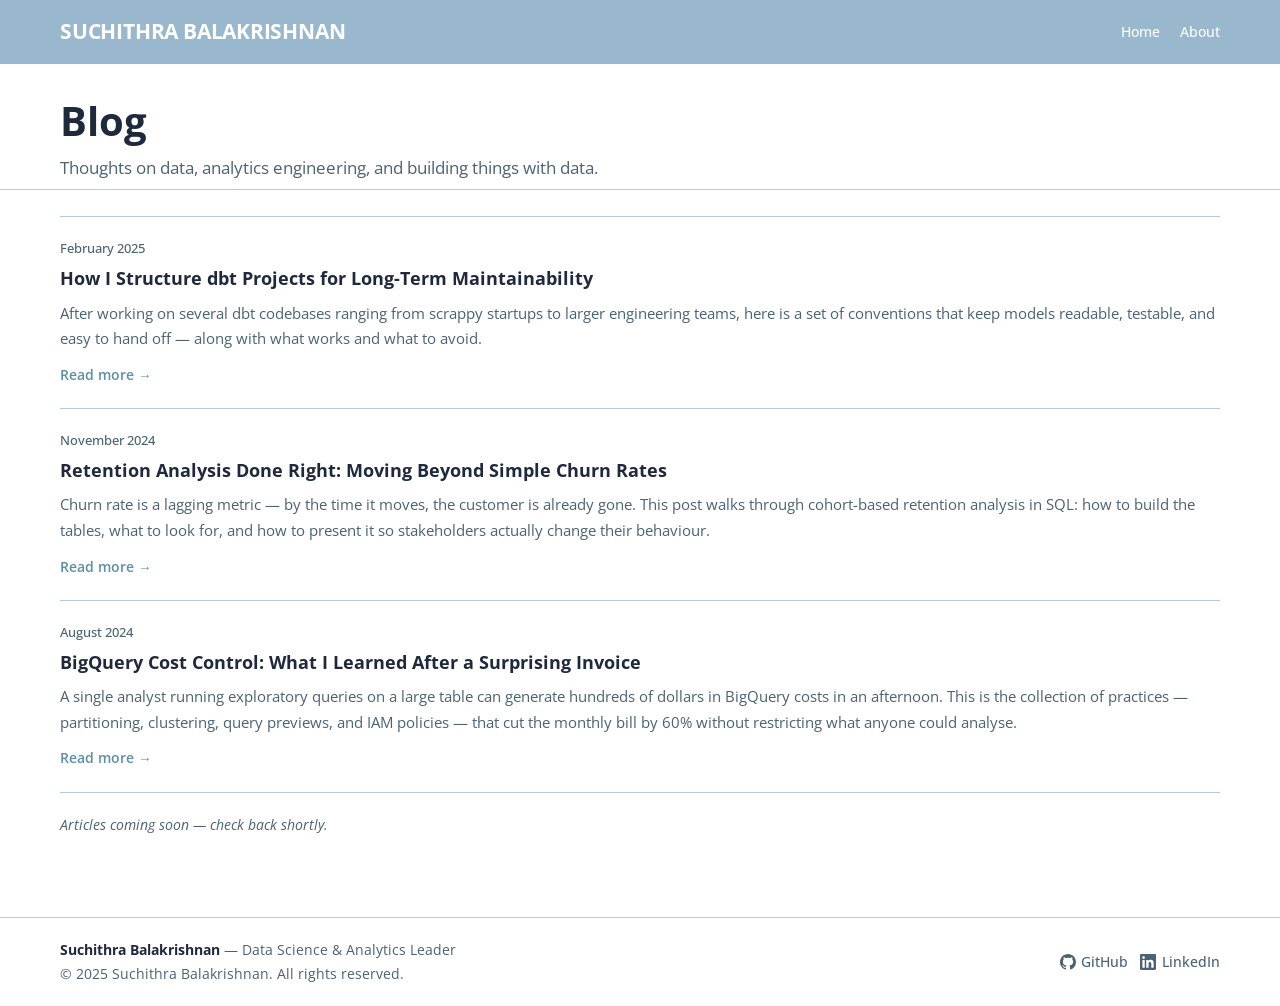
<file: blog.html>
<!DOCTYPE html>
<html lang="en">
<head>
  <meta charset="UTF-8" />
  <meta name="viewport" content="width=device-width, initial-scale=1.0" />
  <title>Blog — Suchithra Balakrishnan</title>
  <meta name="description" content="Writing on data, analytics engineering, and building things with data — by Suchithra Balakrishnan." />
  <link rel="preconnect" href="https://fonts.googleapis.com" />
  <link rel="preconnect" href="https://fonts.gstatic.com" crossorigin />
  <link href="https://fonts.googleapis.com/css2?family=Open+Sans:wght@400;500;600;700&display=swap" rel="stylesheet" />
  <link rel="stylesheet" href="css/style.css" />
</head>
<body class="page-body">

  <!-- ===================== NAV ===================== -->
  <nav class="nav" id="main-nav">
    <div class="nav-inner">
      <a href="index.html" class="nav-logo">Suchithra Balakrishnan</a>
      <button class="nav-toggle" aria-label="Toggle navigation" onclick="toggleNav()">
        <span></span><span></span><span></span>
      </button>
      <ul class="nav-links">
        <li><a href="index.html">Home</a></li>
        <li><a href="about.html">About</a></li>
      </ul>
    </div>
  </nav>

  <main>

    <!-- ===================== PAGE HERO ===================== -->
    <div class="page-hero">
      <div class="container">
        <h1>Blog</h1>
        <p>Thoughts on data, analytics engineering, and building things with data.</p>
      </div>
    </div>

    <!-- ===================== POST LIST ===================== -->
    <section class="section">
      <div class="container">

        <div class="post-list">

          <!--
            HOW TO ADD A NEW POST:
            Copy the <div class="post-item"> block below, paste it here, and update the content.
            Set the <a href="..."> to your Medium, Substack, or external URL.
          -->

          <!-- Post 1 -->
          <div class="post-item">
            <p class="post-date">February 2025</p>
            <a class="post-title" href="#" target="_blank" rel="noopener noreferrer">
              How I Structure dbt Projects for Long-Term Maintainability
            </a>
            <p class="post-excerpt">
              After working on several dbt codebases ranging from scrappy startups to larger
              engineering teams, here is a set of conventions that keep models readable,
              testable, and easy to hand off — along with what works and what to avoid.
            </p>
            <a class="post-read-more" href="#" target="_blank" rel="noopener noreferrer">Read more &rarr;</a>
          </div>

          <!-- Post 2 -->
          <div class="post-item">
            <p class="post-date">November 2024</p>
            <a class="post-title" href="#" target="_blank" rel="noopener noreferrer">
              Retention Analysis Done Right: Moving Beyond Simple Churn Rates
            </a>
            <p class="post-excerpt">
              Churn rate is a lagging metric — by the time it moves, the customer is already gone.
              This post walks through cohort-based retention analysis in SQL: how to
              build the tables, what to look for, and how to present it so stakeholders actually
              change their behaviour.
            </p>
            <a class="post-read-more" href="#" target="_blank" rel="noopener noreferrer">Read more &rarr;</a>
          </div>

          <!-- Post 3 -->
          <div class="post-item">
            <p class="post-date">August 2024</p>
            <a class="post-title" href="#" target="_blank" rel="noopener noreferrer">
              BigQuery Cost Control: What I Learned After a Surprising Invoice
            </a>
            <p class="post-excerpt">
              A single analyst running exploratory queries on a large table can generate hundreds
              of dollars in BigQuery costs in an afternoon. This is the collection of practices
              — partitioning, clustering, query previews, and IAM policies — that cut the
              monthly bill by 60% without restricting what anyone could analyse.
            </p>
            <a class="post-read-more" href="#" target="_blank" rel="noopener noreferrer">Read more &rarr;</a>
          </div>

        </div>

        <p class="coming-soon-note">Articles coming soon — check back shortly.</p>

      </div>
    </section>

  </main>

  <!-- ===================== FOOTER ===================== -->
  <footer class="footer">
    <div class="footer-inner">
      <div class="footer-left">
        <strong>Suchithra Balakrishnan</strong> &mdash; Data Science &amp; Analytics Leader<br />
        &copy; 2025 Suchithra Balakrishnan. All rights reserved.
      </div>
      <div class="footer-right">
        <a href="https://github.com/suchithrabalakrishnan" target="_blank" rel="noopener noreferrer">
          <svg xmlns="http://www.w3.org/2000/svg" width="16" height="16" viewBox="0 0 24 24" fill="currentColor" aria-hidden="true">
            <path d="M12 0C5.374 0 0 5.373 0 12c0 5.302 3.438 9.8 8.207 11.387.599.111.793-.261.793-.577v-2.234c-3.338.726-4.033-1.416-4.033-1.416-.546-1.387-1.333-1.756-1.333-1.756-1.089-.745.083-.729.083-.729 1.205.084 1.839 1.237 1.839 1.237 1.07 1.834 2.807 1.304 3.492.997.107-.775.418-1.305.762-1.604-2.665-.305-5.467-1.334-5.467-5.931 0-1.311.469-2.381 1.236-3.221-.124-.303-.535-1.524.117-3.176 0 0 1.008-.322 3.301 1.23A11.509 11.509 0 0 1 12 5.803c1.02.005 2.047.138 3.006.404 2.291-1.552 3.297-1.23 3.297-1.23.653 1.653.242 2.874.118 3.176.77.84 1.235 1.911 1.235 3.221 0 4.609-2.807 5.624-5.479 5.921.43.372.823 1.102.823 2.222v3.293c0 .319.192.694.801.576C20.566 21.797 24 17.3 24 12c0-6.627-5.373-12-12-12z"/>
          </svg>
          GitHub
        </a>
        <a href="https://linkedin.com/in/suchithrabalakrishnan" target="_blank" rel="noopener noreferrer">
          <svg xmlns="http://www.w3.org/2000/svg" width="16" height="16" viewBox="0 0 24 24" fill="currentColor" aria-hidden="true">
            <path d="M20.447 20.452h-3.554v-5.569c0-1.328-.027-3.037-1.852-3.037-1.853 0-2.136 1.445-2.136 2.939v5.667H9.351V9h3.414v1.561h.046c.477-.9 1.637-1.85 3.37-1.85 3.601 0 4.267 2.37 4.267 5.455v6.286zM5.337 7.433a2.062 2.062 0 0 1-2.063-2.065 2.064 2.064 0 1 1 2.063 2.065zm1.782 13.019H3.555V9h3.564v11.452zM22.225 0H1.771C.792 0 0 .774 0 1.729v20.542C0 23.227.792 24 1.771 24h20.451C23.2 24 24 23.227 24 22.271V1.729C24 .774 23.2 0 22.222 0h.003z"/>
          </svg>
          LinkedIn
        </a>
      </div>
    </div>
  </footer>

  <script>
    function toggleNav() {
      document.getElementById('main-nav').classList.toggle('nav-open');
    }
  </script>
</body>
</html>
</file>
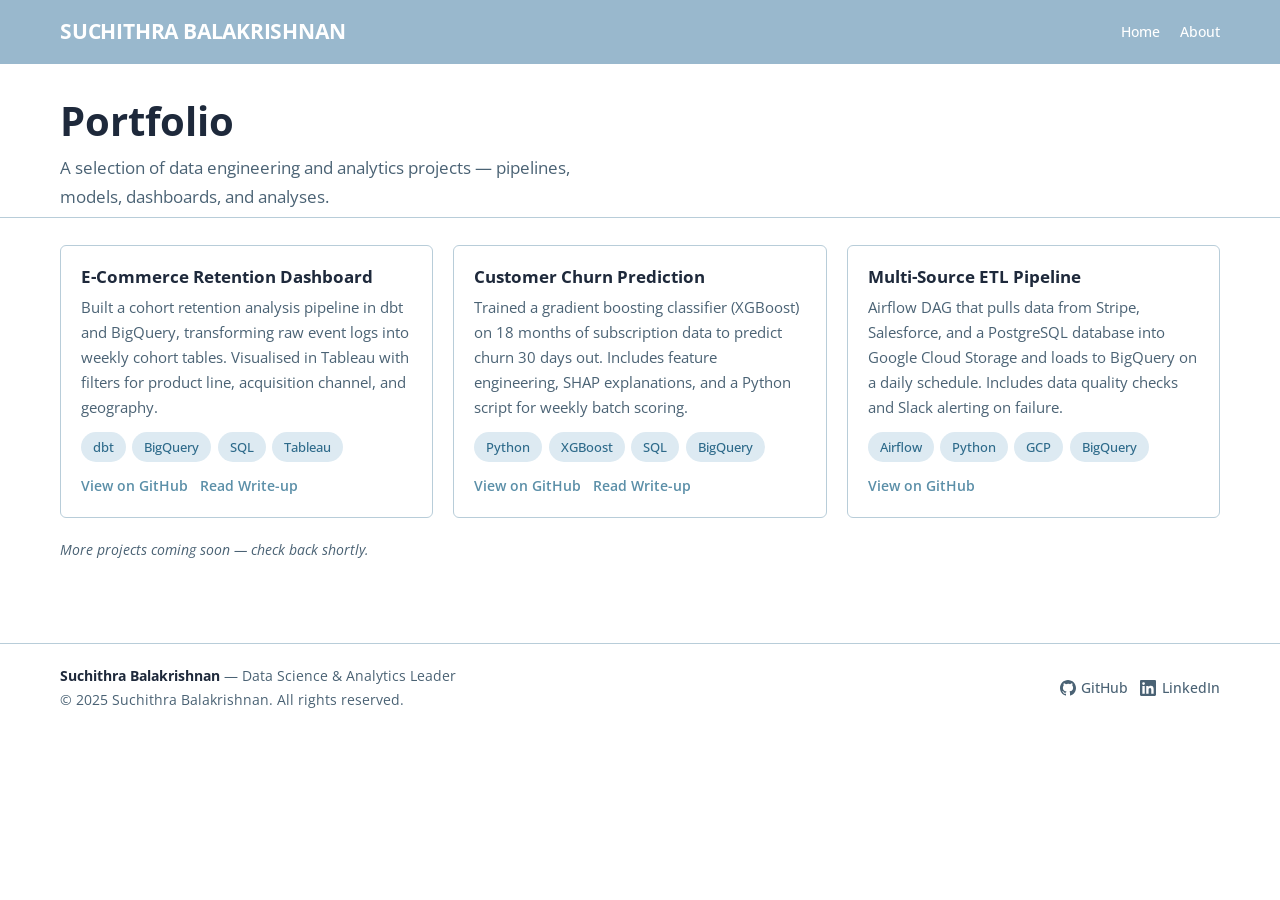
<file: portfolio.html>
<!DOCTYPE html>
<html lang="en">
<head>
  <meta charset="UTF-8" />
  <meta name="viewport" content="width=device-width, initial-scale=1.0" />
  <title>Portfolio — Suchithra Balakrishnan</title>
  <meta name="description" content="Data science and analytics engineering projects by Suchithra Balakrishnan." />
  <link rel="preconnect" href="https://fonts.googleapis.com" />
  <link rel="preconnect" href="https://fonts.gstatic.com" crossorigin />
  <link href="https://fonts.googleapis.com/css2?family=Open+Sans:wght@400;500;600;700&display=swap" rel="stylesheet" />
  <link rel="stylesheet" href="css/style.css" />
</head>
<body class="page-body">

  <!-- ===================== NAV ===================== -->
  <nav class="nav" id="main-nav">
    <div class="nav-inner">
      <a href="index.html" class="nav-logo">Suchithra Balakrishnan</a>
      <button class="nav-toggle" aria-label="Toggle navigation" onclick="toggleNav()">
        <span></span><span></span><span></span>
      </button>
      <ul class="nav-links">
        <li><a href="index.html">Home</a></li>
        <li><a href="about.html">About</a></li>
      </ul>
    </div>
  </nav>

  <main>

    <!-- ===================== PAGE HERO ===================== -->
    <div class="page-hero">
      <div class="container">
        <h1>Portfolio</h1>
        <p>A selection of data engineering and analytics projects — pipelines, models, dashboards, and analyses.</p>
      </div>
    </div>

    <!-- ===================== CARDS ===================== -->
    <section class="section">
      <div class="container">

        <div class="cards-grid">

          <!--
            HOW TO ADD A NEW PROJECT:
            Copy the <div class="card"> block below, paste it here, and update the content.
          -->

          <!-- Project 1 -->
          <div class="card">
            <h3>E-Commerce Retention Dashboard</h3>
            <p class="card-description">
              Built a cohort retention analysis pipeline in dbt and BigQuery, transforming raw
              event logs into weekly cohort tables. Visualised in Tableau with filters for product
              line, acquisition channel, and geography.
            </p>
            <div class="card-tags">
              <span class="tag">dbt</span>
              <span class="tag">BigQuery</span>
              <span class="tag">SQL</span>
              <span class="tag">Tableau</span>
            </div>
            <div class="card-links">
              <a href="#" target="_blank" rel="noopener noreferrer">View on GitHub</a>
              <a href="#" target="_blank" rel="noopener noreferrer">Read Write-up</a>
            </div>
          </div>

          <!-- Project 2 -->
          <div class="card">
            <h3>Customer Churn Prediction</h3>
            <p class="card-description">
              Trained a gradient boosting classifier (XGBoost) on 18 months of subscription data
              to predict churn 30 days out. Includes feature engineering, SHAP explanations, and
              a Python script for weekly batch scoring.
            </p>
            <div class="card-tags">
              <span class="tag">Python</span>
              <span class="tag">XGBoost</span>
              <span class="tag">SQL</span>
              <span class="tag">BigQuery</span>
            </div>
            <div class="card-links">
              <a href="#" target="_blank" rel="noopener noreferrer">View on GitHub</a>
              <a href="#" target="_blank" rel="noopener noreferrer">Read Write-up</a>
            </div>
          </div>

          <!-- Project 3 -->
          <div class="card">
            <h3>Multi-Source ETL Pipeline</h3>
            <p class="card-description">
              Airflow DAG that pulls data from Stripe, Salesforce, and a PostgreSQL database
              into Google Cloud Storage and loads to BigQuery on a daily schedule. Includes
              data quality checks and Slack alerting on failure.
            </p>
            <div class="card-tags">
              <span class="tag">Airflow</span>
              <span class="tag">Python</span>
              <span class="tag">GCP</span>
              <span class="tag">BigQuery</span>
            </div>
            <div class="card-links">
              <a href="#" target="_blank" rel="noopener noreferrer">View on GitHub</a>
            </div>
          </div>

        </div>

        <p class="coming-soon-note">More projects coming soon — check back shortly.</p>

      </div>
    </section>

  </main>

  <!-- ===================== FOOTER ===================== -->
  <footer class="footer">
    <div class="footer-inner">
      <div class="footer-left">
        <strong>Suchithra Balakrishnan</strong> &mdash; Data Science &amp; Analytics Leader<br />
        &copy; 2025 Suchithra Balakrishnan. All rights reserved.
      </div>
      <div class="footer-right">
        <a href="https://github.com/suchithrabalakrishnan" target="_blank" rel="noopener noreferrer">
          <svg xmlns="http://www.w3.org/2000/svg" width="16" height="16" viewBox="0 0 24 24" fill="currentColor" aria-hidden="true">
            <path d="M12 0C5.374 0 0 5.373 0 12c0 5.302 3.438 9.8 8.207 11.387.599.111.793-.261.793-.577v-2.234c-3.338.726-4.033-1.416-4.033-1.416-.546-1.387-1.333-1.756-1.333-1.756-1.089-.745.083-.729.083-.729 1.205.084 1.839 1.237 1.839 1.237 1.07 1.834 2.807 1.304 3.492.997.107-.775.418-1.305.762-1.604-2.665-.305-5.467-1.334-5.467-5.931 0-1.311.469-2.381 1.236-3.221-.124-.303-.535-1.524.117-3.176 0 0 1.008-.322 3.301 1.23A11.509 11.509 0 0 1 12 5.803c1.02.005 2.047.138 3.006.404 2.291-1.552 3.297-1.23 3.297-1.23.653 1.653.242 2.874.118 3.176.77.84 1.235 1.911 1.235 3.221 0 4.609-2.807 5.624-5.479 5.921.43.372.823 1.102.823 2.222v3.293c0 .319.192.694.801.576C20.566 21.797 24 17.3 24 12c0-6.627-5.373-12-12-12z"/>
          </svg>
          GitHub
        </a>
        <a href="https://linkedin.com/in/suchithrabalakrishnan" target="_blank" rel="noopener noreferrer">
          <svg xmlns="http://www.w3.org/2000/svg" width="16" height="16" viewBox="0 0 24 24" fill="currentColor" aria-hidden="true">
            <path d="M20.447 20.452h-3.554v-5.569c0-1.328-.027-3.037-1.852-3.037-1.853 0-2.136 1.445-2.136 2.939v5.667H9.351V9h3.414v1.561h.046c.477-.9 1.637-1.85 3.37-1.85 3.601 0 4.267 2.37 4.267 5.455v6.286zM5.337 7.433a2.062 2.062 0 0 1-2.063-2.065 2.064 2.064 0 1 1 2.063 2.065zm1.782 13.019H3.555V9h3.564v11.452zM22.225 0H1.771C.792 0 0 .774 0 1.729v20.542C0 23.227.792 24 1.771 24h20.451C23.2 24 24 23.227 24 22.271V1.729C24 .774 23.2 0 22.222 0h.003z"/>
          </svg>
          LinkedIn
        </a>
      </div>
    </div>
  </footer>

  <script>
    function toggleNav() {
      document.getElementById('main-nav').classList.toggle('nav-open');
    }
  </script>
</body>
</html>
</file>
<file: css/style.css>
/* ============================================================
   style.css — Suchithra Balakrishnan Personal Portfolio
   Single shared stylesheet for all pages
   ============================================================ */

/* ============================================================
   1. CSS Custom Properties
   ============================================================ */
:root {
  --color-bg:         #ffffff;
  --color-bg-alt:     #c4d6e2;
  --color-text:       #1e293b;
  --color-text-muted: #4a6274;
  --color-accent:     #5b8fa8;
  --color-accent-dark:#4a7a92;
  --color-border:     #b8cdd9;
  --color-tag-bg:     #ddeaf2;
  --color-tag-text:   #2d6a8a;

  --font-family: 'Open Sans', sans-serif;

  --nav-height: 64px;
  --max-width:  1200px;
  --radius:     6px;

  --spacing-xs: 0.4rem;
  --spacing-sm: 0.75rem;
  --spacing-md: 1.25rem;
  --spacing-lg: 2rem;
  --spacing-xl: 3rem;
}

/* ============================================================
   2. Reset & Base
   ============================================================ */
*, *::before, *::after {
  box-sizing: border-box;
  margin: 0;
  padding: 0;
}

html {
  scroll-behavior: smooth;
}

body {
  font-family: var(--font-family);
  font-size: 16px;
  line-height: 1.7;
  color: var(--color-text);
  background-color: var(--color-bg);
}

img {
  max-width: 100%;
  display: block;
}

a {
  color: var(--color-accent);
  text-decoration: none;
}

a:hover {
  color: var(--color-accent-dark);
  text-decoration: underline;
}

ul {
  list-style: none;
}

/* ============================================================
   3. Typography Scale
   ============================================================ */
h1, h2, h3, h4 {
  font-weight: 700;
  line-height: 1.25;
  color: var(--color-text);
}

h1 { font-size: clamp(2rem, 5vw, 3rem); }
h2 { font-size: clamp(1.5rem, 3vw, 2rem); margin-bottom: 0.5rem; }
h3 { font-size: 1.25rem; margin-bottom: 0.35rem; }

p { margin-bottom: 0.75rem; }
p:last-child { margin-bottom: 0; }

.text-muted {
  color: var(--color-text-muted);
}

/* ============================================================
   4. Layout Utilities
   ============================================================ */
.container {
  max-width: var(--max-width);
  margin: 0 auto;
  padding: 0 var(--spacing-md);
}

.section {
  padding: var(--spacing-md) 0 var(--spacing-lg);
}

.section-heading {
  margin-bottom: var(--spacing-md);
}

.section-heading h2 {
  margin-bottom: 0.25rem;
}

/* ============================================================
   5. Navigation
   ============================================================ */
.nav {
  position: fixed;
  top: 0;
  left: 0;
  right: 0;
  height: var(--nav-height);
  background: #99b8cd;
  border-bottom: none;
  z-index: 100;
}

.nav-inner {
  max-width: var(--max-width);
  margin: 0 auto;
  padding: 0 var(--spacing-md);
  height: 100%;
  display: flex;
  align-items: center;
  justify-content: space-between;
}

.nav-logo {
  font-weight: 700;
  font-size: 1.3rem;
  text-transform: uppercase;
  color: #ffffff;
  text-decoration: none;
  letter-spacing: -0.01em;
}

.nav-logo:hover {
  color: #ffffff;
  text-decoration: none;
  opacity: 0.85;
}

.nav-links {
  display: flex;
  gap: var(--spacing-md);
  align-items: center;
}

.nav-links a {
  font-size: 0.9rem;
  font-weight: 500;
  color: #ffffff;
  text-decoration: none;
  padding: 0.25rem 0;
  border-bottom: 2px solid transparent;
  transition: color 0.15s, border-color 0.15s, opacity 0.15s;
}

.nav-links a:hover {
  color: #ffffff;
  opacity: 0.75;
  text-decoration: none;
}

.nav-links a.active {
  color: #ffffff;
  border-bottom-color: #ffffff;
}

.nav-links .nav-disabled {
  font-size: 0.9rem;
  font-weight: 500;
  color: var(--color-border);
  cursor: default;
  padding: 0.25rem 0;
  border-bottom: 2px solid transparent;
}

/* Hamburger */
.nav-toggle {
  display: none;
  flex-direction: column;
  gap: 5px;
  cursor: pointer;
  background: none;
  border: none;
  padding: 4px;
}

.nav-toggle span {
  display: block;
  width: 22px;
  height: 2px;
  background: #ffffff;
  border-radius: 2px;
  transition: transform 0.2s, opacity 0.2s;
}

/* Page offset for fixed nav */
.page-body {
  padding-top: var(--nav-height);
}

/* ============================================================
   6. Buttons
   ============================================================ */
.btn {
  display: inline-block;
  padding: 0.6rem 1.4rem;
  border-radius: var(--radius);
  font-size: 0.9rem;
  font-weight: 600;
  cursor: pointer;
  text-decoration: none;
  transition: background 0.15s, color 0.15s, border-color 0.15s;
  border: 2px solid transparent;
}

.btn-primary {
  background: var(--color-accent);
  color: #fff;
  border-color: var(--color-accent);
}

.btn-primary:hover {
  background: var(--color-accent-dark);
  border-color: var(--color-accent-dark);
  color: #fff;
  text-decoration: none;
}

.btn-outline {
  background: transparent;
  color: var(--color-accent);
  border-color: var(--color-accent);
}

.btn-outline:hover {
  background: var(--color-accent);
  color: #fff;
  text-decoration: none;
}

/* ============================================================
   7. Hero Section (index.html)
   ============================================================ */
.hero {
  padding: var(--spacing-xl) 0 var(--spacing-lg);
}

.hero-content {
  max-width: 1200px;
}

.wave {
  display: inline-block;
  animation: wave 2.5s ease-in-out infinite;
  transform-origin: 70% 70%;
}

@keyframes wave {
  0%   { transform: rotate(0deg); }
  10%  { transform: rotate(14deg); }
  20%  { transform: rotate(-8deg); }
  30%  { transform: rotate(14deg); }
  40%  { transform: rotate(-4deg); }
  50%  { transform: rotate(10deg); }
  60%  { transform: rotate(0deg); }
  100% { transform: rotate(0deg); }
}

.hero-eyebrow {
  font-size: 0.85rem;
  font-weight: 600;
  text-transform: uppercase;
  letter-spacing: 0.08em;
  color: var(--color-accent);
  margin-bottom: 0.75rem;
}

.hero h1 {
  margin-bottom: 0.5rem;
}

.hero-tagline {
  font-size: 1.25rem;
  color: var(--color-text-muted);
  font-weight: 400;
  margin-bottom: var(--spacing-sm);
}

.hero-intro {
  font-size: 1.05rem;
  color: var(--color-text);
  margin-bottom: var(--spacing-md);
}

.hero-actions {
  display: flex;
  gap: var(--spacing-sm);
  flex-wrap: wrap;
  margin-bottom: var(--spacing-md);
}

.hero-social {
  display: flex;
  gap: var(--spacing-sm);
  align-items: center;
}

.hero-social a {
  display: flex;
  align-items: center;
  gap: 0.4rem;
  font-size: 0.9rem;
  color: var(--color-text-muted);
  text-decoration: none;
  font-weight: 500;
}

.hero-social a:hover {
  color: var(--color-accent);
  text-decoration: none;
}

.hero-social svg {
  flex-shrink: 0;
}

/* ============================================================
   8. Contact Section (index.html)
   ============================================================ */
.contact-section {
  background: var(--color-bg-alt);
  padding: var(--spacing-lg) 0;
  border-top: 1px solid var(--color-border);
}

.contact-grid {
  display: grid;
  grid-template-columns: repeat(auto-fit, minmax(200px, 1fr));
  gap: var(--spacing-md);
  margin-top: var(--spacing-md);
}

.contact-item {
  display: flex;
  align-items: flex-start;
  gap: 0.75rem;
}

.contact-item svg {
  margin-top: 3px;
  flex-shrink: 0;
  color: var(--color-accent);
}

.contact-item-label {
  font-size: 0.8rem;
  font-weight: 600;
  text-transform: uppercase;
  letter-spacing: 0.06em;
  color: var(--color-text-muted);
  margin-bottom: 0.15rem;
}

.contact-item a {
  font-size: 0.95rem;
  font-weight: 500;
}

/* ============================================================
   9. About Page
   ============================================================ */
.about-bio {
  margin-bottom: var(--spacing-md);
}

.about-bio p {
  font-size: 1.05rem;
  color: var(--color-text);
}

/* Skills */
.skills-grid {
  display: grid;
  grid-template-columns: repeat(auto-fit, minmax(200px, 1fr));
  gap: var(--spacing-md);
  margin-top: var(--spacing-sm);
}

.skills-group h3 {
  font-size: 0.85rem;
  font-weight: 700;
  text-transform: uppercase;
  letter-spacing: 0.07em;
  color: var(--color-text-muted);
  margin-bottom: 0.75rem;
}

.tag-list {
  display: flex;
  flex-wrap: wrap;
  gap: 0.5rem;
}

.tag {
  display: inline-block;
  padding: 0.25rem 0.75rem;
  background: var(--color-tag-bg);
  color: var(--color-tag-text);
  border-radius: 999px;
  font-size: 0.82rem;
  font-weight: 500;
}

/* Experience Timeline */
.experience-list {
  display: flex;
  flex-direction: column;
  gap: var(--spacing-md);
  margin-top: var(--spacing-sm);
}

.experience-item {
  display: grid;
  grid-template-columns: 160px 1fr;
  gap: var(--spacing-sm);
  padding-bottom: var(--spacing-md);
  border-bottom: 1px solid var(--color-border);
}

.experience-item:last-child {
  border-bottom: none;
  padding-bottom: 0;
}

.experience-meta {
  padding-top: 0.15rem;
}

.company-logo {
  display: block;
  width: 120px;
  height: 120px;
  object-fit: contain;
  margin-top: 0.4rem;
}

.company-logo.edu-logo {
  width: 60px;
  height: 60px;
}

.experience-dates {
  font-size: 0.82rem;
  color: var(--color-text-muted);
  font-weight: 500;
  white-space: nowrap;
}

.experience-company {
  font-size: 0.82rem;
  color: var(--color-text-muted);
  margin-top: 0.1rem;
}

.experience-body h3 {
  font-size: 1.05rem;
  margin-bottom: 0.25rem;
}

.experience-body .company-name {
  font-size: 0.9rem;
  font-weight: 600;
  color: var(--color-accent);
  margin-bottom: 0.5rem;
}

.experience-body ul {
  list-style: disc;
  padding-left: 1.2rem;
  color: var(--color-text);
}

.experience-body ul li {
  font-size: 0.95rem;
  margin-bottom: 0.3rem;
}

/* Certifications list */
.cert-list {
  list-style: none;
  display: flex;
  flex-direction: column;
  gap: 0.6rem;
  margin-top: var(--spacing-sm);
}

.cert-list li {
  font-size: 0.95rem;
  color: var(--color-text);
  padding-left: 1.1rem;
  position: relative;
}

.cert-list li::before {
  content: "–";
  position: absolute;
  left: 0;
  color: var(--color-accent);
}

.cert-year {
  color: var(--color-text-muted);
  font-size: 0.85rem;
}

.resume-link {
  margin-top: var(--spacing-md);
  padding-top: var(--spacing-md);
  border-top: 1px solid var(--color-border);
}

/* ============================================================
   10. Portfolio Page
   ============================================================ */
.portfolio-intro {
  margin-bottom: var(--spacing-lg);
  color: var(--color-text-muted);
  font-size: 1.05rem;
}

.cards-grid {
  display: grid;
  grid-template-columns: repeat(auto-fill, minmax(280px, 1fr));
  gap: var(--spacing-md);
}

.card {
  background: var(--color-bg);
  border: 1px solid var(--color-border);
  border-radius: var(--radius);
  padding: var(--spacing-md);
  display: flex;
  flex-direction: column;
  transition: box-shadow 0.15s;
}

.card:hover {
  box-shadow: 0 4px 16px rgba(59, 130, 246, 0.08);
}

.card h3 {
  font-size: 1.05rem;
  margin-bottom: 0.5rem;
}

.card-description {
  font-size: 0.92rem;
  color: var(--color-text-muted);
  flex: 1;
  margin-bottom: var(--spacing-sm);
}

.card-tags {
  display: flex;
  flex-wrap: wrap;
  gap: 0.4rem;
  margin-bottom: var(--spacing-sm);
}

.card-links {
  display: flex;
  gap: 0.75rem;
  flex-wrap: wrap;
}

.card-links a {
  font-size: 0.85rem;
  font-weight: 600;
}

.coming-soon-note {
  margin-top: var(--spacing-md);
  font-size: 0.9rem;
  color: var(--color-text-muted);
  font-style: italic;
}

/* ============================================================
   11. Blog Page
   ============================================================ */
.blog-intro {
  margin-bottom: var(--spacing-lg);
  color: var(--color-text-muted);
  font-size: 1.05rem;
}

.post-list {
  display: flex;
  flex-direction: column;
  gap: 0;
}

.post-item {
  padding: var(--spacing-md) 0;
  border-bottom: 1px solid var(--color-border);
}

.post-item:first-child {
  border-top: 1px solid var(--color-border);
}

.post-date {
  font-size: 0.82rem;
  color: var(--color-text-muted);
  font-weight: 500;
  margin-bottom: 0.3rem;
}

.post-title {
  font-size: 1.1rem;
  font-weight: 700;
  color: var(--color-text);
  text-decoration: none;
  display: inline-block;
  margin-bottom: 0.4rem;
}

.post-title:hover {
  color: var(--color-accent);
  text-decoration: none;
}

.post-excerpt {
  font-size: 0.93rem;
  color: var(--color-text-muted);
  margin-bottom: 0.6rem;
}

.post-read-more {
  font-size: 0.85rem;
  font-weight: 600;
}

/* ============================================================
   12. Page Hero (inner pages)
   ============================================================ */
.page-hero {
  padding: var(--spacing-lg) 0 var(--spacing-xs);
  border-bottom: 1px solid var(--color-border);
  margin-bottom: var(--spacing-xs);
}

.page-hero h1 {
  font-size: clamp(1.75rem, 4vw, 2.5rem);
  margin-bottom: 0.5rem;
}

.page-hero p {
  font-size: 1.05rem;
  color: var(--color-text-muted);
  max-width: 540px;
}

/* ============================================================
   13. Footer
   ============================================================ */
.footer {
  border-top: 1px solid var(--color-border);
  padding: var(--spacing-md) 0;
  margin-top: var(--spacing-xl);
}

.footer-inner {
  max-width: var(--max-width);
  margin: 0 auto;
  padding: 0 var(--spacing-md);
  display: flex;
  align-items: center;
  justify-content: space-between;
  flex-wrap: wrap;
  gap: var(--spacing-sm);
}

.footer-left {
  font-size: 0.875rem;
  color: var(--color-text-muted);
}

.footer-left strong {
  color: var(--color-text);
}

.footer-right {
  display: flex;
  gap: var(--spacing-sm);
}

.footer-right a {
  display: flex;
  align-items: center;
  gap: 0.35rem;
  font-size: 0.875rem;
  color: var(--color-text-muted);
  font-weight: 500;
  text-decoration: none;
}

.footer-right a:hover {
  color: var(--color-accent);
  text-decoration: none;
}

/* ============================================================
   14. Divider
   ============================================================ */
.divider {
  border: none;
  border-top: 1px solid var(--color-border);
  margin: var(--spacing-md) 0;
}

/* ============================================================
   15. Responsive — Mobile
   ============================================================ */
@media (max-width: 768px) {
  :root {
    --spacing-lg: 1.5rem;
    --spacing-xl: 2.5rem;
  }

  /* Nav mobile */
  .nav-toggle {
    display: flex;
  }

  .nav-links {
    display: none;
    position: absolute;
    top: var(--nav-height);
    left: 0;
    right: 0;
    background: #99b8cd;
    border-bottom: none;
    flex-direction: column;
    align-items: flex-start;
    padding: var(--spacing-sm) var(--spacing-md);
    gap: var(--spacing-sm);
  }

  .nav-links a {
    font-size: 1rem;
    padding: 0.25rem 0;
  }

  .nav.nav-open .nav-links {
    display: flex;
  }

  /* Hero */
  .hero {
    padding: var(--spacing-lg) 0;
  }

  .hero-actions {
    flex-direction: column;
    align-items: flex-start;
  }

  /* Experience layout */
  .experience-item {
    grid-template-columns: 1fr;
    gap: 0.25rem;
  }

  .experience-dates {
    font-size: 0.8rem;
  }

  /* Cards */
  .cards-grid {
    grid-template-columns: 1fr;
  }

  /* Contact grid */
  .contact-grid {
    grid-template-columns: 1fr;
  }

  /* Footer */
  .footer-inner {
    flex-direction: column;
    align-items: flex-start;
  }
}
</file>
